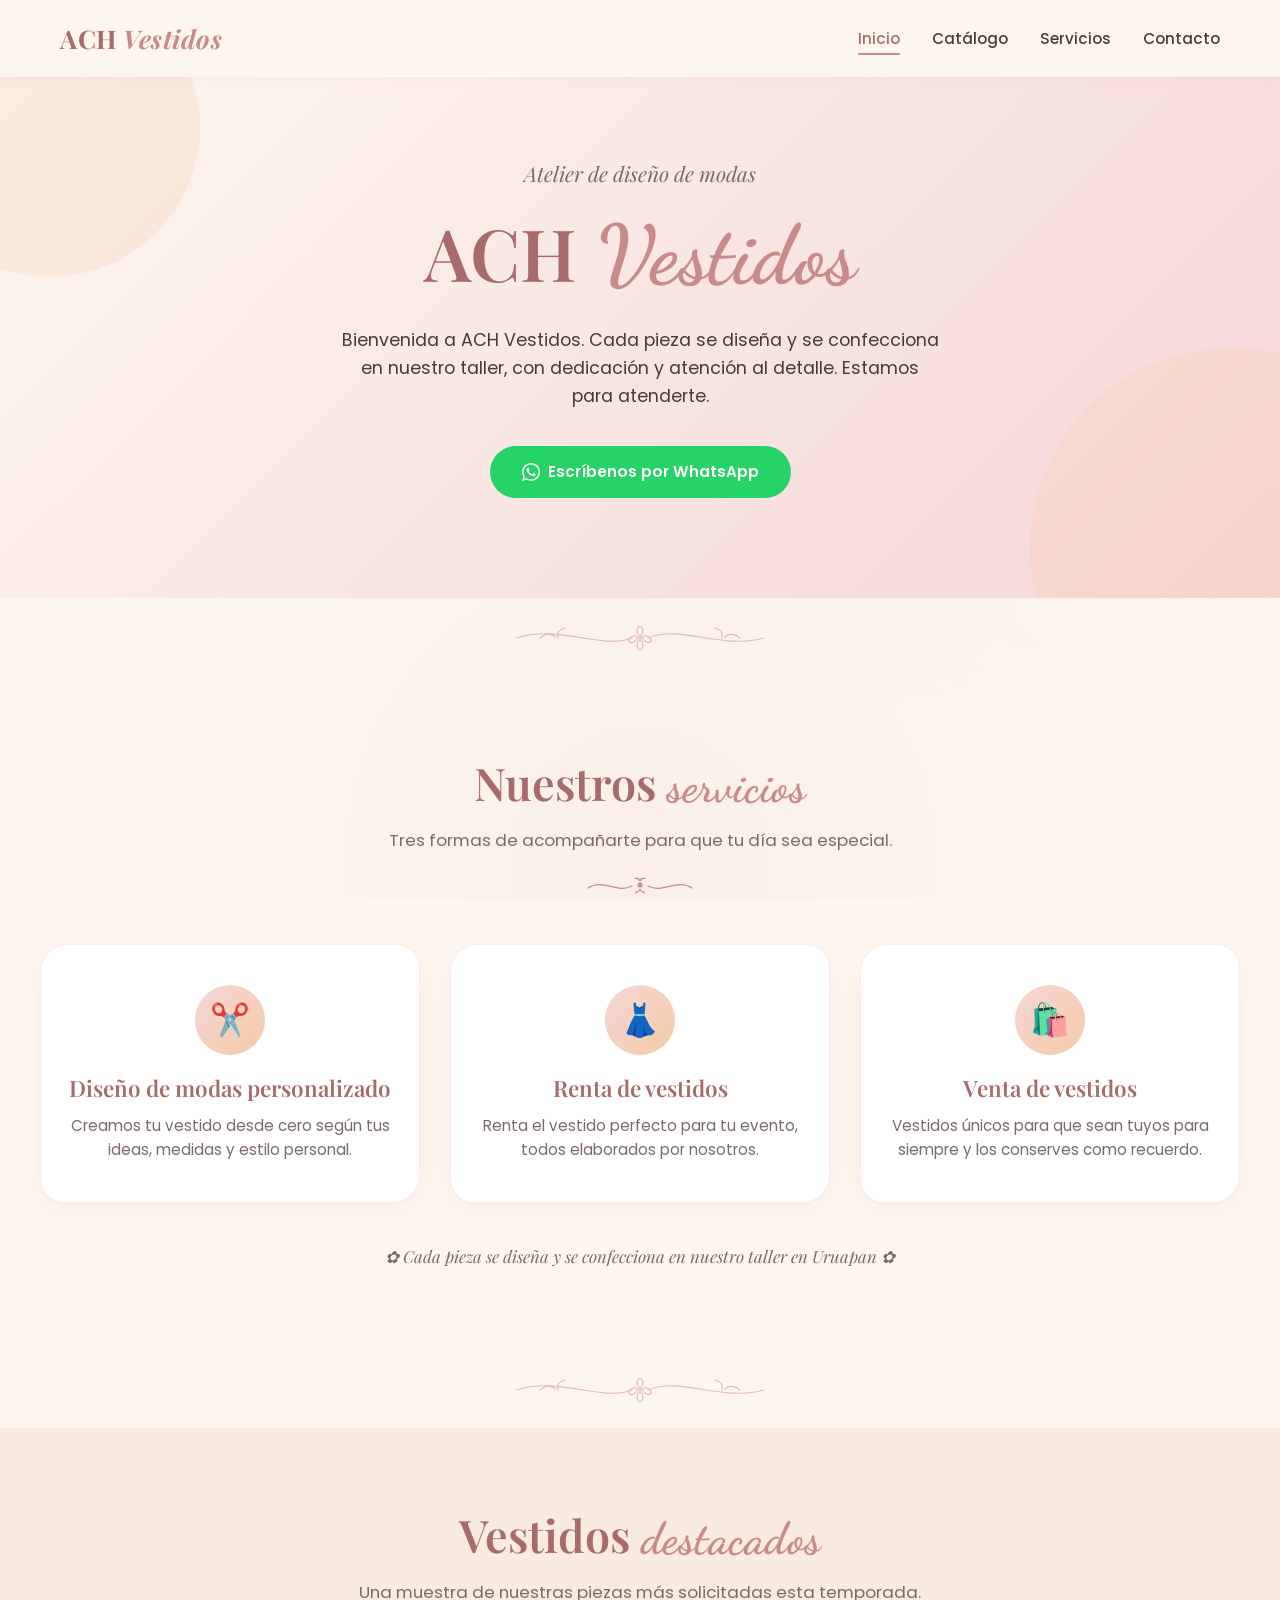
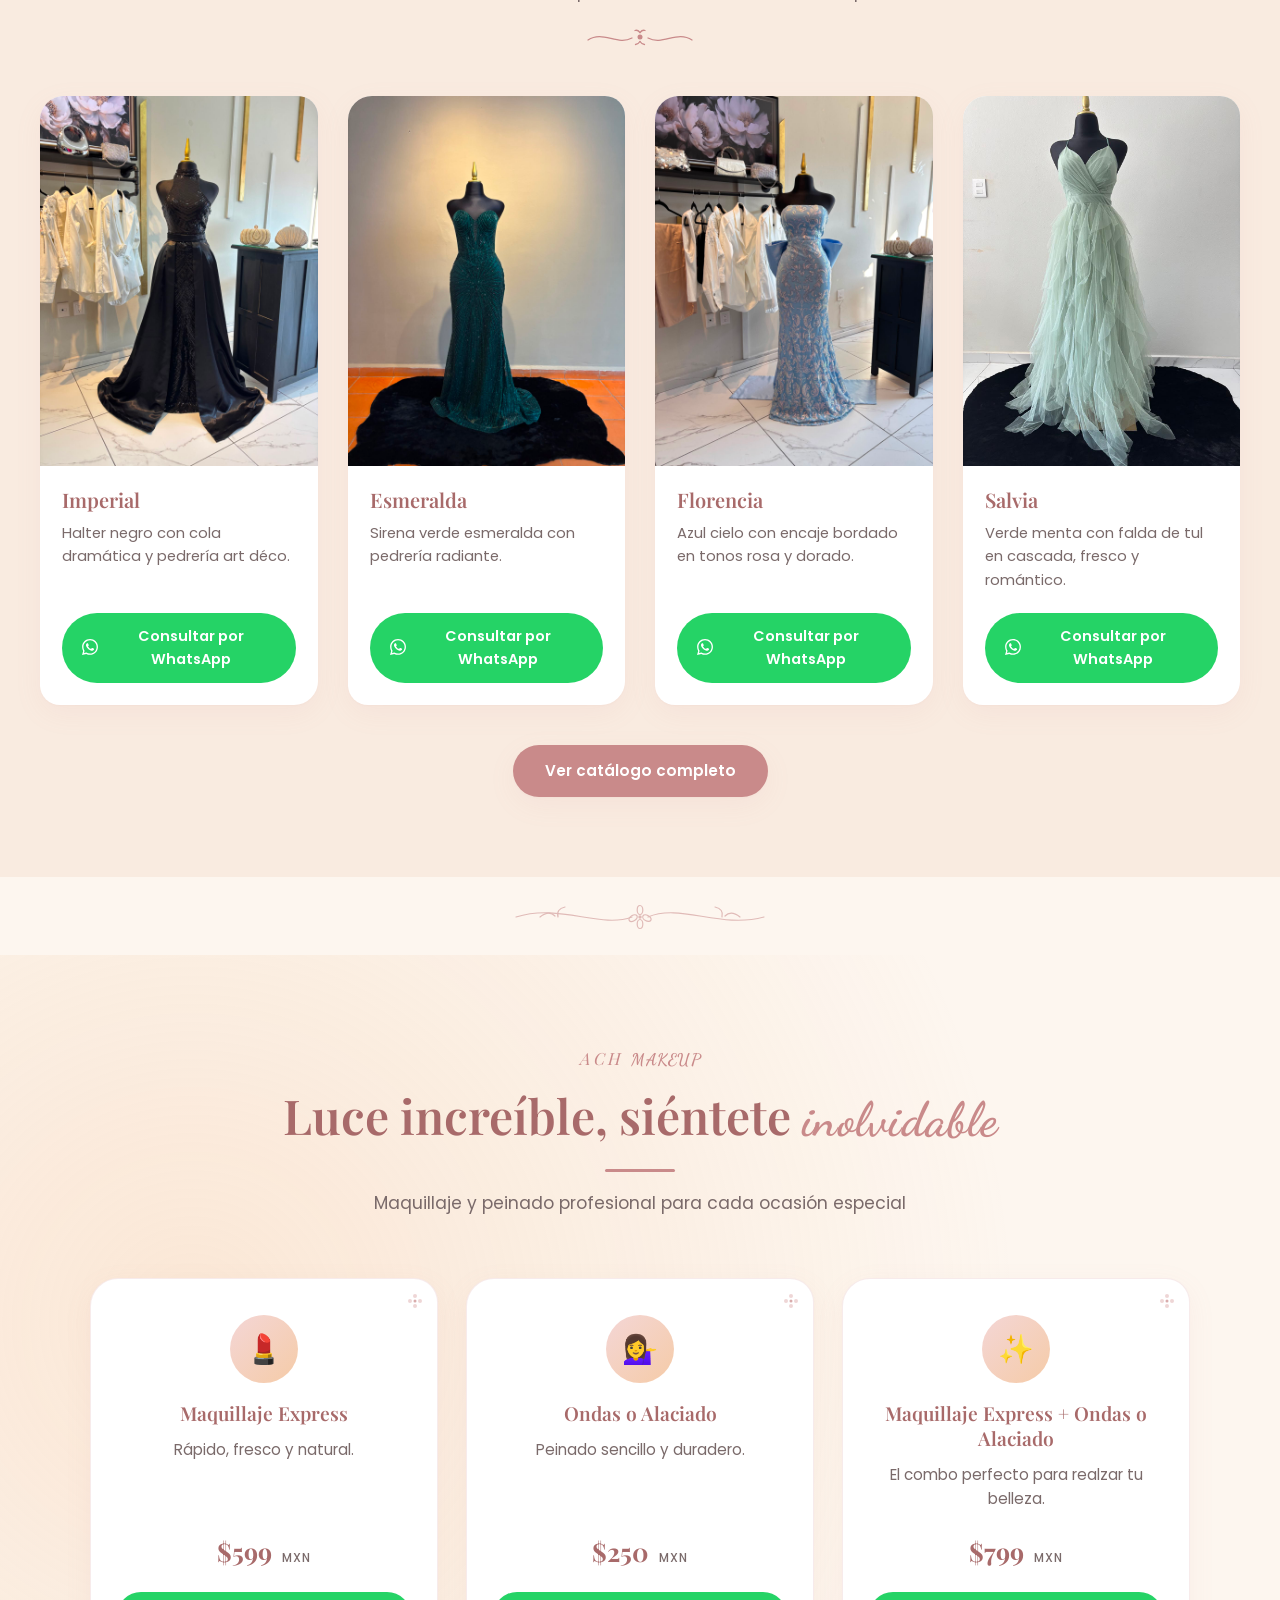
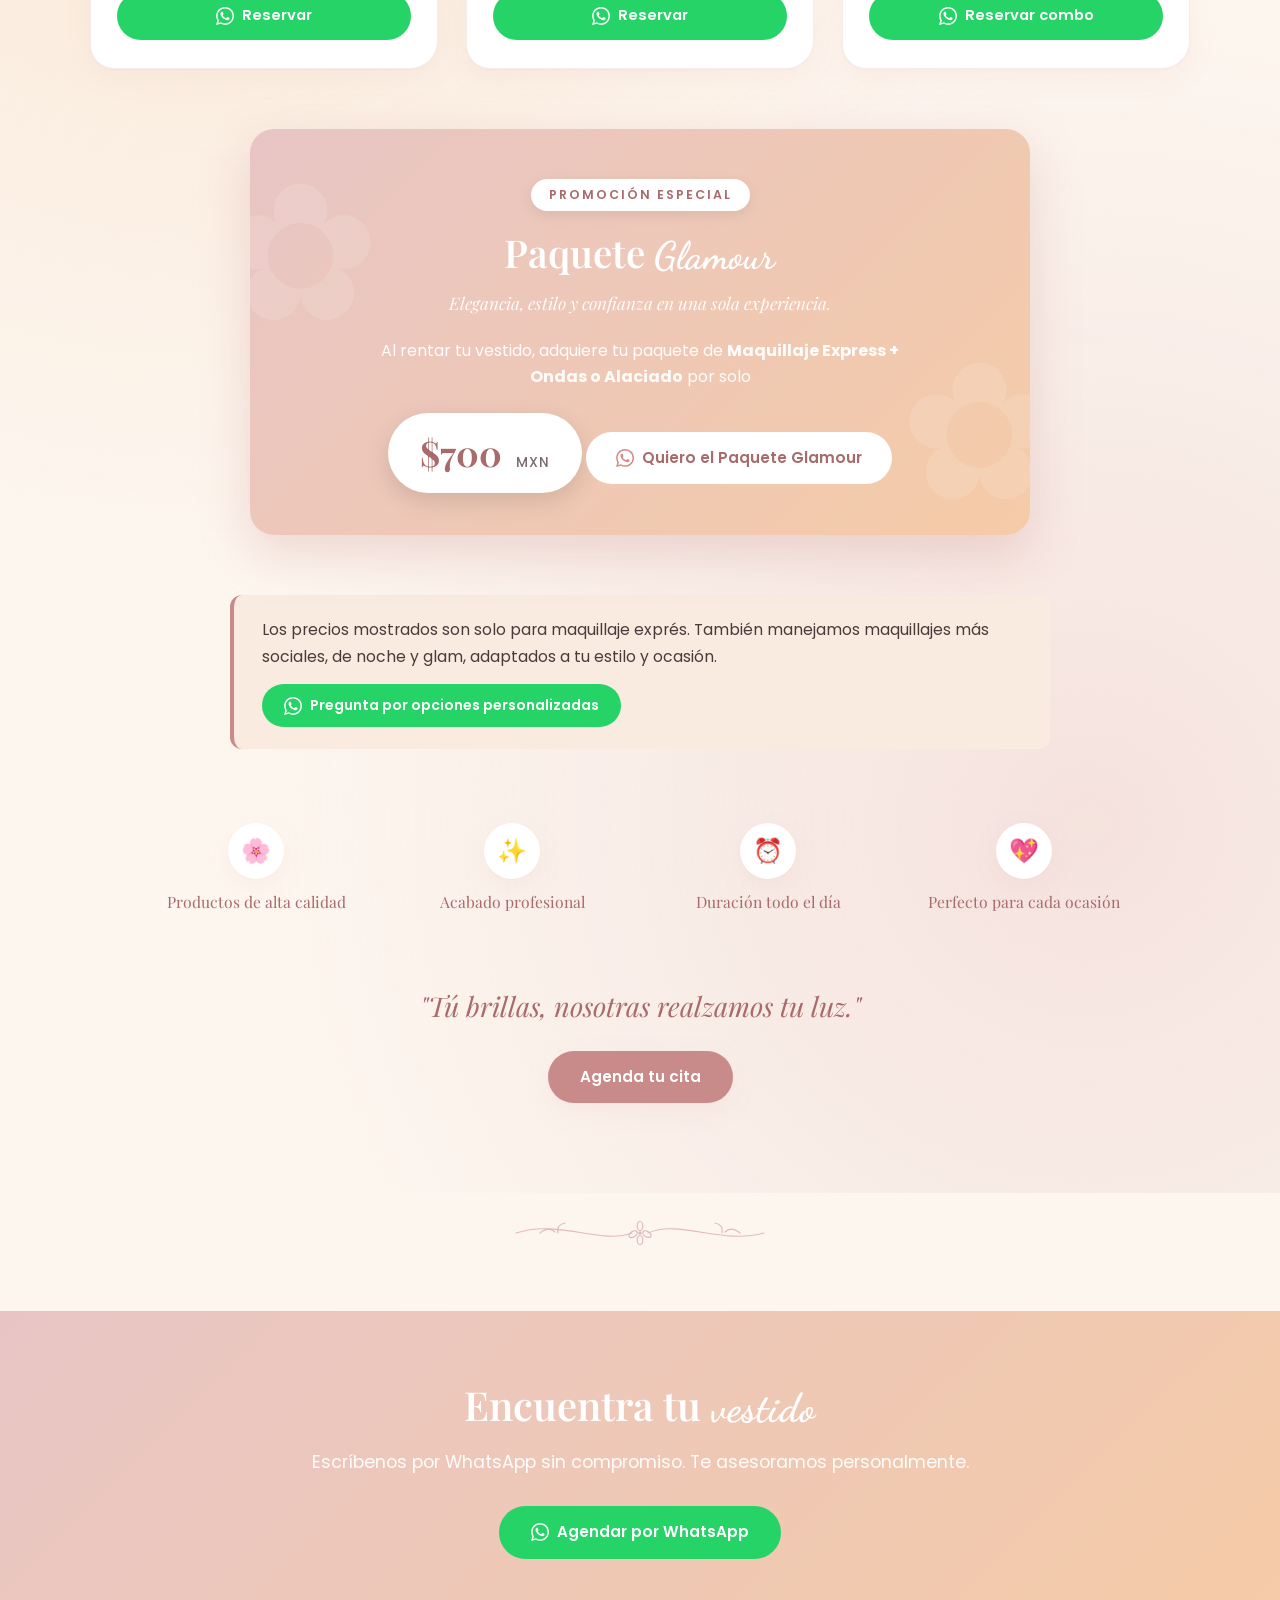
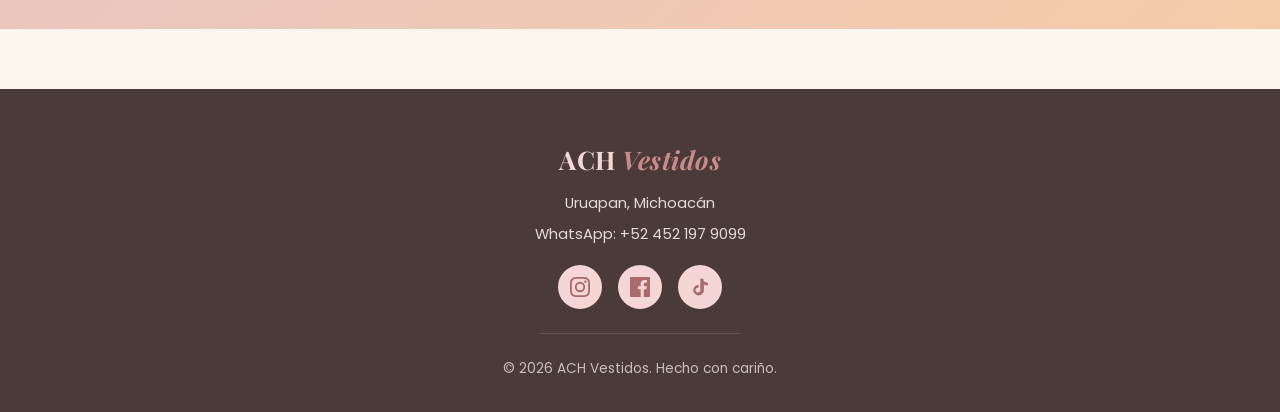
<file: index.html>
<!DOCTYPE html>
<html lang="es">
<head>
  <meta charset="UTF-8" />
  <meta name="viewport" content="width=device-width, initial-scale=1.0" />
  <title>ACH Vestidos — Renta, venta, diseño y reparación en Uruapan</title>
  <meta name="description" content="ACH Vestidos en Uruapan, Michoacán. Renta, venta, diseño a medida y reparación de vestidos. Estilo romántico y elegante." />

  <link rel="preconnect" href="https://fonts.googleapis.com" />
  <link rel="preconnect" href="https://fonts.gstatic.com" crossorigin />
  <link href="https://fonts.googleapis.com/css2?family=Dancing+Script:wght@600;700&family=Playfair+Display:ital,wght@0,500;0,600;0,700;1,400&family=Poppins:wght@300;400;500;600&display=swap" rel="stylesheet" />

  <link rel="stylesheet" href="styles.css" />
</head>
<body>

  <!-- ============================================
       NAVEGACIÓN (igual en todas las páginas)
       ============================================ -->
  <nav class="navbar">
    <div class="nav-contenedor">
      <a href="index.html" class="logo">ACH <span>Vestidos</span></a>
      <button class="menu-toggle" aria-label="Abrir menú">☰</button>
      <ul class="menu">
        <li><a href="index.html" class="activo">Inicio</a></li>
        <li><a href="catalogo.html">Catálogo</a></li>
        <li><a href="servicios.html">Servicios</a></li>
        <li><a href="contacto.html">Contacto</a></li>
      </ul>
    </div>
  </nav>

  <!-- ============================================
       HERO / PORTADA
       ============================================ -->
  <header class="hero">
    <div class="hero-contenido">
      <!-- 💛 Edita aquí: frase corta arriba del nombre -->
      <p class="subtitulo">Atelier de diseño de modas</p>

      <h1>ACH <span class="manuscrita">Vestidos</span></h1>

      <!-- 💛 Edita aquí: bienvenida (mantenla breve y formal) -->
      <p class="bienvenida">
        Bienvenida a ACH Vestidos. Cada pieza se diseña y se confecciona
        en nuestro taller, con dedicación y atención al detalle.
        Estamos para atenderte.
      </p>

      <a class="btn btn-whatsapp" data-wa="cita">
        Escríbenos por WhatsApp
      </a>
    </div>
  </header>

  <!-- Divisor floral entre hero y servicios -->
  <div class="divisor-floral" aria-hidden="true"></div>

  <!-- ============================================
       SECCIÓN: 4 SERVICIOS
       ============================================ -->
  <section class="seccion">
    <div class="seccion-titulo">
      <!-- 💛 Edita aquí: título y frase de los servicios -->
      <h2>Nuestros <span class="manuscrita">servicios</span></h2>
      <p>Tres formas de acompañarte para que tu día sea especial.</p>
    </div>

    <div class="servicios-grid">
      <div class="servicio-card">
        <div class="servicio-icono">✂️</div>
        <h3>Diseño de modas personalizado</h3>
        <p>Creamos tu vestido desde cero según tus ideas, medidas y estilo personal.</p>
      </div>

      <div class="servicio-card">
        <div class="servicio-icono">👗</div>
        <h3>Renta de vestidos</h3>
        <p>Renta el vestido perfecto para tu evento, todos elaborados por nosotros.</p>
      </div>

      <div class="servicio-card">
        <div class="servicio-icono">🛍️</div>
        <h3>Venta de vestidos</h3>
        <p>Vestidos únicos para que sean tuyos para siempre y los conserves como recuerdo.</p>
      </div>
    </div>

    <!-- 💛 Edita aquí: frase decorativa bajo los servicios -->
    <p style="text-align:center; margin-top: 40px; max-width: 720px; margin-left:auto; margin-right:auto; color: var(--texto-suave); font-style: italic; font-family: var(--serif); font-size: 1.05rem;">
      ✿ Cada pieza se diseña y se confecciona en nuestro taller en Uruapan ✿
    </p>
  </section>

  <!-- Divisor floral -->
  <div class="divisor-floral" aria-hidden="true"></div>

  <!-- ============================================
       SECCIÓN: VESTIDOS DESTACADOS
       Para agregar otro destacado: copia un bloque
       <article class="vestido-card">...</article>
       ============================================ -->
  <section class="seccion" style="background: var(--crema-oscuro);">
    <div class="seccion-titulo">
      <!-- 💛 Edita aquí: título de la sección destacados -->
      <h2>Vestidos <span class="manuscrita">destacados</span></h2>
      <p>Una muestra de nuestras piezas más solicitadas esta temporada.</p>
    </div>

    <div class="vestidos-grid">

      <!-- 💛 5 vestidos destacados (cámbialos editando los <h3>, <p> y src) -->

      <!-- DESTACADO 1 - Imperial -->
      <article class="vestido-card">
        <img class="vestido-imagen"
             src="imagenes/vestido-4.jpg"
             onerror="this.onerror=null;this.src='https://placehold.co/600x800/f4d6d6/c98a8a?text=Imperial'"
             alt="Vestido Imperial" />
        <div class="vestido-info">
          <h3>Imperial</h3>
          <p>Halter negro con cola dramática y pedrería art déco.</p>
          <a class="btn btn-whatsapp" data-wa="destacado" data-vestido="Imperial">
            Consultar por WhatsApp
          </a>
        </div>
      </article>

      <!-- DESTACADO 2 - Esmeralda -->
      <article class="vestido-card">
        <img class="vestido-imagen"
             src="imagenes/vestido-1.jpg"
             onerror="this.onerror=null;this.src='https://placehold.co/600x800/f5cba7/a86a6a?text=Esmeralda'"
             alt="Vestido Esmeralda" />
        <div class="vestido-info">
          <h3>Esmeralda</h3>
          <p>Sirena verde esmeralda con pedrería radiante.</p>
          <a class="btn btn-whatsapp" data-wa="destacado" data-vestido="Esmeralda">
            Consultar por WhatsApp
          </a>
        </div>
      </article>

      <!-- DESTACADO 3 - Florencia -->
      <article class="vestido-card">
        <img class="vestido-imagen"
             src="imagenes/vestido-10.jpg"
             onerror="this.onerror=null;this.src='https://placehold.co/600x800/e8c5c5/a86a6a?text=Florencia'"
             alt="Vestido Florencia" />
        <div class="vestido-info">
          <h3>Florencia</h3>
          <p>Azul cielo con encaje bordado en tonos rosa y dorado.</p>
          <a class="btn btn-whatsapp" data-wa="destacado" data-vestido="Florencia">
            Consultar por WhatsApp
          </a>
        </div>
      </article>

      <!-- DESTACADO 4 - Salvia -->
      <article class="vestido-card">
        <img class="vestido-imagen"
             src="imagenes/vestido-5.jpg"
             onerror="this.onerror=null;this.src='https://placehold.co/600x800/fdf6ef/c98a8a?text=Salvia'"
             alt="Vestido Salvia" />
        <div class="vestido-info">
          <h3>Salvia</h3>
          <p>Verde menta con falda de tul en cascada, fresco y romántico.</p>
          <a class="btn btn-whatsapp" data-wa="destacado" data-vestido="Salvia">
            Consultar por WhatsApp
          </a>
        </div>
      </article>

    </div>

    <div style="text-align: center; margin-top: 40px;">
      <a href="catalogo.html" class="btn btn-primario">Ver catálogo completo</a>
    </div>
  </section>

  <!-- ============================================
       ACH MAKEUP — Servicios de belleza
       (mismo contenido que servicios.html — si cambias uno,
        recuerda actualizar el otro)
       ============================================ -->
  <!-- Divisor floral antes de ACH Makeup -->
  <div class="divisor-floral" aria-hidden="true"></div>

  <section class="ach-makeup" id="makeup">
    <div class="contenedor">

      <div class="makeup-encabezado">
        <p class="makeup-marca">ACH <span class="manuscrita">Makeup</span></p>
        <!-- 💛 Edita aquí: título del apartado de belleza -->
        <h2>Luce increíble, siéntete <span class="manuscrita">inolvidable</span></h2>
        <p class="makeup-sub">Maquillaje y peinado profesional para cada ocasión especial</p>
      </div>

      <!-- Tarjetas de servicios individuales -->
      <div class="makeup-servicios">
        <article class="makeup-card">
          <div class="makeup-icono">💄</div>
          <h3>Maquillaje Express</h3>
          <p>Rápido, fresco y natural.</p>
          <span class="makeup-precio">$599 <small>MXN</small></span>
          <a class="btn btn-whatsapp makeup-card-btn" data-wa="makeupExpress">
            Reservar
          </a>
        </article>

        <article class="makeup-card">
          <div class="makeup-icono">💁‍♀️</div>
          <h3>Ondas o Alaciado</h3>
          <p>Peinado sencillo y duradero.</p>
          <span class="makeup-precio">$250 <small>MXN</small></span>
          <a class="btn btn-whatsapp makeup-card-btn" data-wa="makeupOndas">
            Reservar
          </a>
        </article>

        <article class="makeup-card">
          <div class="makeup-icono">✨</div>
          <h3>Maquillaje Express + Ondas o Alaciado</h3>
          <p>El combo perfecto para realzar tu belleza.</p>
          <span class="makeup-precio">$799 <small>MXN</small></span>
          <a class="btn btn-whatsapp makeup-card-btn" data-wa="makeupCombo">
            Reservar combo
          </a>
        </article>
      </div>

      <!-- Paquete destacado -->
      <article class="makeup-paquete">
        <span class="makeup-paquete-ribbon">Promoción especial</span>
        <h3>Paquete <span class="manuscrita">Glamour</span></h3>
        <p class="makeup-paquete-sub">Elegancia, estilo y confianza en una sola experiencia.</p>
        <p class="makeup-paquete-desc">
          Al rentar tu vestido, adquiere tu paquete de
          <strong>Maquillaje Express + Ondas o Alaciado</strong>
          por solo
        </p>
        <span class="makeup-paquete-precio">$700 <small>MXN</small></span>
        <a class="btn btn-whatsapp makeup-paquete-btn" data-wa="makeupGlamour">
          Quiero el Paquete Glamour
        </a>
      </article>

      <!-- Nota informativa -->
      <div class="makeup-nota">
        <p>
          Los precios mostrados son solo para maquillaje exprés.
          También manejamos maquillajes más sociales, de noche y glam,
          adaptados a tu estilo y ocasión.
        </p>
        <a class="btn btn-whatsapp makeup-nota-btn" data-wa="makeupPersonalizado">
          Pregunta por opciones personalizadas
        </a>
      </div>

      <!-- Iconos de beneficios -->
      <div class="makeup-beneficios">
        <div class="makeup-beneficio">
          <span class="makeup-beneficio-icono">🌸</span>
          <p>Productos de alta calidad</p>
        </div>
        <div class="makeup-beneficio">
          <span class="makeup-beneficio-icono">✨</span>
          <p>Acabado profesional</p>
        </div>
        <div class="makeup-beneficio">
          <span class="makeup-beneficio-icono">⏰</span>
          <p>Duración todo el día</p>
        </div>
        <div class="makeup-beneficio">
          <span class="makeup-beneficio-icono">💖</span>
          <p>Perfecto para cada ocasión</p>
        </div>
      </div>

      <!-- Cierre -->
      <div class="makeup-cierre">
        <p class="makeup-frase">"Tú brillas, nosotras realzamos tu luz."</p>
        <a class="btn btn-primario makeup-cta-btn" data-wa="makeupAgenda">Agenda tu cita</a>
      </div>

    </div>
  </section>

  <!-- Divisor floral antes del cierre -->
  <div class="divisor-floral" aria-hidden="true"></div>

  <!-- ============================================
       CTA FINAL
       ============================================ -->
  <section class="cta">
    <!-- 💛 Edita aquí: frase del cierre -->
    <h2>Encuentra tu <span class="manuscrita">vestido</span></h2>
    <p>Escríbenos por WhatsApp sin compromiso. Te asesoramos personalmente.</p>
    <a class="btn btn-whatsapp" data-wa="cita">
      Agendar por WhatsApp
    </a>
  </section>

  <!-- ============================================
       FOOTER
       ============================================ -->
  <footer class="footer">
    <div class="logo">ACH <span>Vestidos</span></div>
    <p>Uruapan, Michoacán</p>
    <p>WhatsApp: +52 452 197 9099</p>

    <!-- Redes sociales -->
    <div class="redes-sociales">
      <a href="https://www.instagram.com/ach.vestidos" target="_blank" rel="noopener" aria-label="Instagram" title="Instagram: @ach.vestidos">
        <svg viewBox="0 0 24 24"><path d="M12 2.2c3.2 0 3.6 0 4.85.07 1.17.05 1.8.25 2.23.41.56.22.96.48 1.38.9.42.42.68.82.9 1.38.16.42.36 1.06.41 2.23.06 1.27.07 1.65.07 4.85s0 3.6-.07 4.85c-.05 1.17-.25 1.8-.41 2.23-.22.56-.48.96-.9 1.38-.42.42-.82.68-1.38.9-.42.16-1.06.36-2.23.41-1.27.06-1.65.07-4.85.07s-3.6 0-4.85-.07c-1.17-.05-1.8-.25-2.23-.41-.56-.22-.96-.48-1.38-.9-.42-.42-.68-.82-.9-1.38-.16-.42-.36-1.06-.41-2.23C2.21 15.6 2.2 15.2 2.2 12s0-3.6.07-4.85c.05-1.17.25-1.8.41-2.23.22-.56.48-.96.9-1.38.42-.42.82-.68 1.38-.9.42-.16 1.06-.36 2.23-.41C8.4 2.21 8.8 2.2 12 2.2M12 0C8.74 0 8.33 0 7.05.07 5.78.13 4.9.32 4.14.62c-.79.31-1.46.72-2.13 1.39C1.34 2.68.93 3.35.62 4.14.32 4.9.13 5.78.07 7.05.01 8.33 0 8.74 0 12s0 3.67.07 4.95c.06 1.27.25 2.15.55 2.91.31.79.72 1.46 1.39 2.13.67.67 1.34 1.08 2.13 1.39.76.3 1.64.49 2.91.55C8.33 24 8.74 24 12 24s3.67 0 4.95-.07c1.27-.06 2.15-.25 2.91-.55.79-.31 1.46-.72 2.13-1.39.67-.67 1.08-1.34 1.39-2.13.3-.76.49-1.64.55-2.91.07-1.28.07-1.69.07-4.95s0-3.67-.07-4.95c-.06-1.27-.25-2.15-.55-2.91-.31-.79-.72-1.46-1.39-2.13C21.32 1.34 20.65.93 19.86.62 19.1.32 18.22.13 16.95.07 15.67.01 15.26 0 12 0zm0 5.84A6.16 6.16 0 1 0 18.16 12 6.16 6.16 0 0 0 12 5.84zm0 10.16A4 4 0 1 1 16 12a4 4 0 0 1-4 4zm6.41-11.85a1.44 1.44 0 1 0 1.44 1.44 1.44 1.44 0 0 0-1.44-1.44z"/></svg>
      </a>
      <a href="https://www.facebook.com/share/19wxUgzWUP/?mibextid=wwXlfr" target="_blank" rel="noopener" aria-label="Facebook" title="Facebook: ach.vestidos">
        <svg viewBox="0 0 24 24"><path d="M22.675 0H1.325C.593 0 0 .593 0 1.325v21.351C0 23.408.593 24 1.325 24H12.82v-9.294H9.692v-3.622h3.128V8.413c0-3.1 1.893-4.788 4.659-4.788 1.325 0 2.463.099 2.795.143v3.24l-1.918.001c-1.504 0-1.795.715-1.795 1.763v2.313h3.587l-.467 3.622h-3.12V24h6.116c.73 0 1.323-.592 1.323-1.324V1.325C24 .593 23.408 0 22.675 0z"/></svg>
      </a>
      <a href="https://www.tiktok.com/@ach.vestidos2" target="_blank" rel="noopener" aria-label="TikTok" title="TikTok: @ach.vestidos2">
        <svg viewBox="0 0 24 24"><path d="M19.59 6.69a4.83 4.83 0 0 1-3.77-4.25V2h-3.45v13.67a2.89 2.89 0 0 1-5.2 1.74 2.89 2.89 0 0 1 2.31-4.64 2.93 2.93 0 0 1 .88.13V9.4a6.84 6.84 0 0 0-1-.05A6.33 6.33 0 0 0 5.8 20.1a6.34 6.34 0 0 0 10.86-4.43v-7a8.16 8.16 0 0 0 4.77 1.52v-3.4a4.85 4.85 0 0 1-1.84-.1z"/></svg>
      </a>
    </div>

    <div class="footer-divisor"></div>
    <p class="copy">© 2026 ACH Vestidos. Hecho con cariño.</p>
  </footer>

  <script src="script.js"></script>
</body>
</html>
</file>
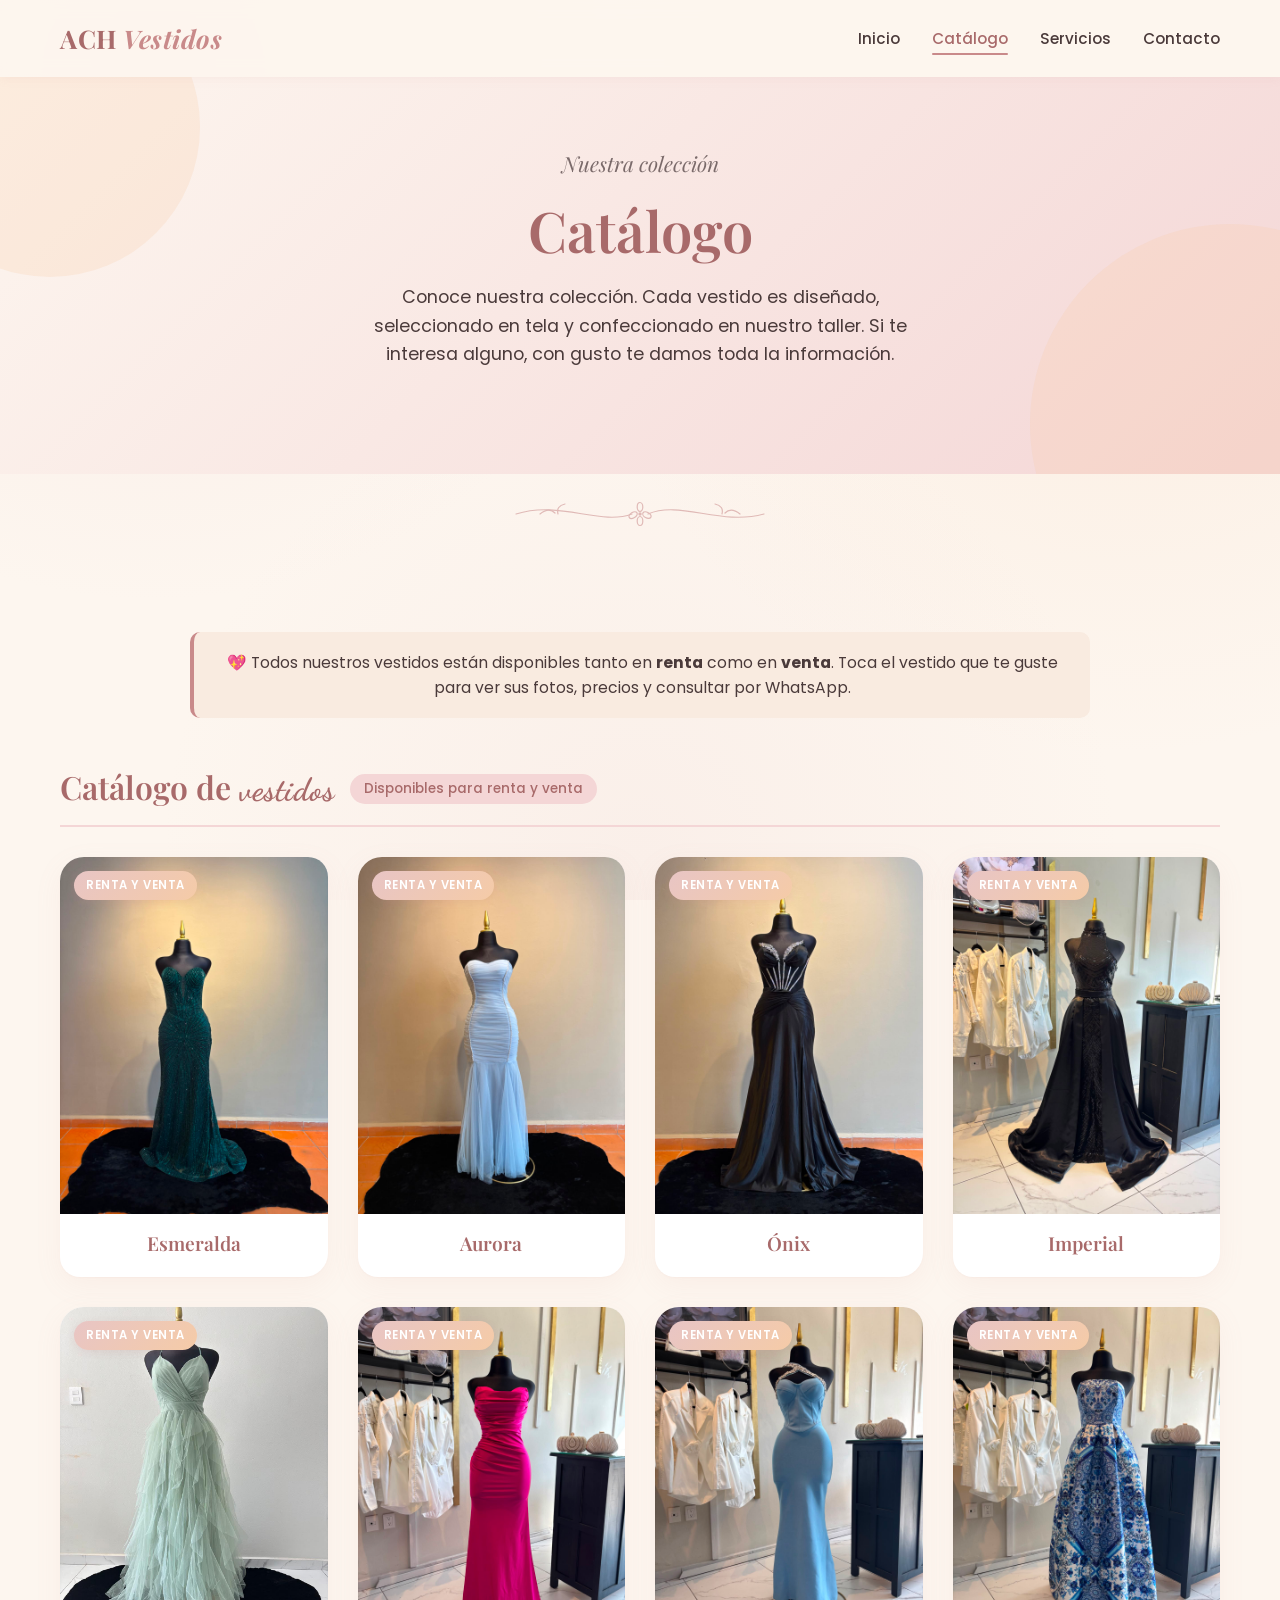
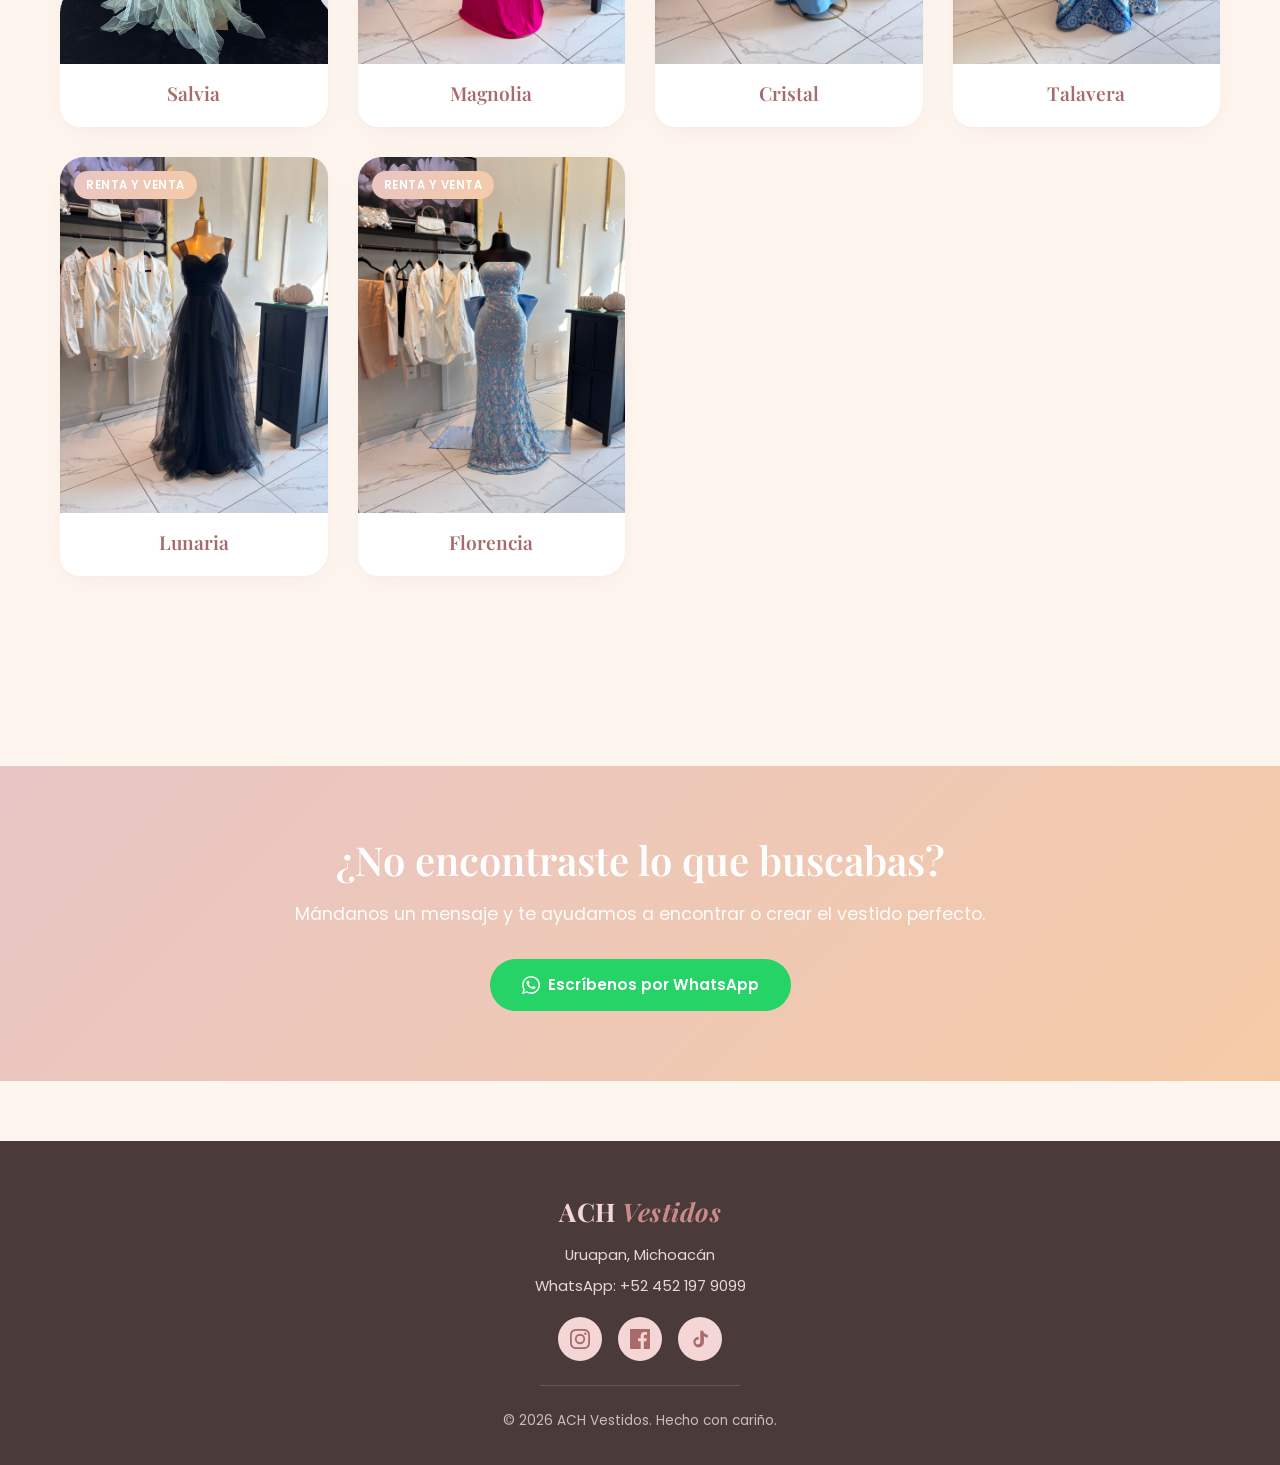
<file: catalogo.html>
<!DOCTYPE html>
<html lang="es">
<head>
  <meta charset="UTF-8" />
  <meta name="viewport" content="width=device-width, initial-scale=1.0" />
  <title>Catálogo — ACH Vestidos</title>
  <meta name="description" content="Catálogo de vestidos para renta, venta y diseño a medida en ACH Vestidos, Uruapan." />

  <link rel="preconnect" href="https://fonts.googleapis.com" />
  <link rel="preconnect" href="https://fonts.gstatic.com" crossorigin />
  <link href="https://fonts.googleapis.com/css2?family=Dancing+Script:wght@600;700&family=Playfair+Display:ital,wght@0,500;0,600;0,700;1,400&family=Poppins:wght@300;400;500;600&display=swap" rel="stylesheet" />

  <link rel="stylesheet" href="styles.css" />
</head>
<body>

  <!-- NAV compartida -->
  <nav class="navbar">
    <div class="nav-contenedor">
      <a href="index.html" class="logo">ACH <span>Vestidos</span></a>
      <button class="menu-toggle" aria-label="Abrir menú">☰</button>
      <ul class="menu">
        <li><a href="index.html">Inicio</a></li>
        <li><a href="catalogo.html" class="activo">Catálogo</a></li>
        <li><a href="servicios.html">Servicios</a></li>
        <li><a href="contacto.html">Contacto</a></li>
      </ul>
    </div>
  </nav>

  <!-- Encabezado de la página -->
  <header class="hero" style="padding: 70px 20px;">
    <div class="hero-contenido">
      <p class="subtitulo">Nuestra colección</p>
      <h1 style="font-size: clamp(2rem,5vw,3.5rem);">Catálogo</h1>
      <!-- 💛 Edita aquí: intro del catálogo -->
      <p class="bienvenida">
        Conoce nuestra colección. Cada vestido es diseñado, seleccionado
        en tela y confeccionado en nuestro taller. Si te interesa alguno,
        con gusto te damos toda la información.
      </p>
    </div>
  </header>

  <!-- ============================================
       INSTRUCCIONES PARA AGREGAR VESTIDOS:
       Copia un bloque <article class="vestido-card">...</article>
       dentro del .vestidos-grid de la sección correspondiente
       (Renta, Venta o Diseño a medida).
       Cambia:
       - src de la imagen (carpeta imagenes/)
       - nombre del vestido (<h3>)
       - descripción (<p>)
       - texto del mensaje de WhatsApp en el ?text=...
       El grid se ajusta solo según el número de tarjetas.
       ============================================ -->

  <!-- Divisor floral -->
  <div class="divisor-floral" aria-hidden="true"></div>

  <main class="seccion contenedor">

    <!-- Aviso sobre el formato del catálogo -->
    <div style="max-width: 900px; margin: 0 auto 50px; padding: 18px 26px; background: var(--crema-oscuro); border-left: 4px solid var(--acento); border-radius: 10px; text-align: center;">
      <p style="margin:0; color: var(--texto); font-size: 0.98rem;">
        💖 Todos nuestros vestidos están disponibles tanto en <strong>renta</strong>
        como en <strong>venta</strong>. Toca el vestido que te guste para ver
        sus fotos, precios y consultar por WhatsApp.
      </p>
    </div>

    <!-- ============================================
         CATÁLOGO UNIFICADO (Renta + Venta)
         Las tarjetas se generan automáticamente desde vestidos.js
         Para agregar/editar vestidos abre el archivo vestidos.js
         ============================================ -->
    <section class="catalogo-seccion" id="catalogo">
      <div class="catalogo-seccion-titulo">
        <h2>Catálogo de <span class="manuscrita">vestidos</span></h2>
        <span class="badge">Disponibles para renta y venta</span>
      </div>

      <!-- Contenedor donde vestidos.js inyecta las tarjetas -->
      <div class="vestidos-grid" id="catalogo-vestidos">
        <p style="grid-column: 1/-1; text-align:center; color: var(--texto-suave);">
          Cargando vestidos...
        </p>
      </div>
    </section>

  </main>

  <!-- CTA -->
  <section class="cta">
    <h2>¿No encontraste lo que buscabas?</h2>
    <p>Mándanos un mensaje y te ayudamos a encontrar o crear el vestido perfecto.</p>
    <a class="btn btn-whatsapp" data-wa="cita">
      Escríbenos por WhatsApp
    </a>
  </section>

  <footer class="footer">
    <div class="logo">ACH <span>Vestidos</span></div>
    <p>Uruapan, Michoacán</p>
    <p>WhatsApp: +52 452 197 9099</p>

    <div class="redes-sociales">
      <a href="https://www.instagram.com/ach.vestidos" target="_blank" rel="noopener" aria-label="Instagram" title="Instagram: @ach.vestidos">
        <svg viewBox="0 0 24 24"><path d="M12 2.2c3.2 0 3.6 0 4.85.07 1.17.05 1.8.25 2.23.41.56.22.96.48 1.38.9.42.42.68.82.9 1.38.16.42.36 1.06.41 2.23.06 1.27.07 1.65.07 4.85s0 3.6-.07 4.85c-.05 1.17-.25 1.8-.41 2.23-.22.56-.48.96-.9 1.38-.42.42-.82.68-1.38.9-.42.16-1.06.36-2.23.41-1.27.06-1.65.07-4.85.07s-3.6 0-4.85-.07c-1.17-.05-1.8-.25-2.23-.41-.56-.22-.96-.48-1.38-.9-.42-.42-.68-.82-.9-1.38-.16-.42-.36-1.06-.41-2.23C2.21 15.6 2.2 15.2 2.2 12s0-3.6.07-4.85c.05-1.17.25-1.8.41-2.23.22-.56.48-.96.9-1.38.42-.42.82-.68 1.38-.9.42-.16 1.06-.36 2.23-.41C8.4 2.21 8.8 2.2 12 2.2M12 0C8.74 0 8.33 0 7.05.07 5.78.13 4.9.32 4.14.62c-.79.31-1.46.72-2.13 1.39C1.34 2.68.93 3.35.62 4.14.32 4.9.13 5.78.07 7.05.01 8.33 0 8.74 0 12s0 3.67.07 4.95c.06 1.27.25 2.15.55 2.91.31.79.72 1.46 1.39 2.13.67.67 1.34 1.08 2.13 1.39.76.3 1.64.49 2.91.55C8.33 24 8.74 24 12 24s3.67 0 4.95-.07c1.27-.06 2.15-.25 2.91-.55.79-.31 1.46-.72 2.13-1.39.67-.67 1.08-1.34 1.39-2.13.3-.76.49-1.64.55-2.91.07-1.28.07-1.69.07-4.95s0-3.67-.07-4.95c-.06-1.27-.25-2.15-.55-2.91-.31-.79-.72-1.46-1.39-2.13C21.32 1.34 20.65.93 19.86.62 19.1.32 18.22.13 16.95.07 15.67.01 15.26 0 12 0zm0 5.84A6.16 6.16 0 1 0 18.16 12 6.16 6.16 0 0 0 12 5.84zm0 10.16A4 4 0 1 1 16 12a4 4 0 0 1-4 4zm6.41-11.85a1.44 1.44 0 1 0 1.44 1.44 1.44 1.44 0 0 0-1.44-1.44z"/></svg>
      </a>
      <a href="https://www.facebook.com/share/19wxUgzWUP/?mibextid=wwXlfr" target="_blank" rel="noopener" aria-label="Facebook" title="Facebook: ach.vestidos">
        <svg viewBox="0 0 24 24"><path d="M22.675 0H1.325C.593 0 0 .593 0 1.325v21.351C0 23.408.593 24 1.325 24H12.82v-9.294H9.692v-3.622h3.128V8.413c0-3.1 1.893-4.788 4.659-4.788 1.325 0 2.463.099 2.795.143v3.24l-1.918.001c-1.504 0-1.795.715-1.795 1.763v2.313h3.587l-.467 3.622h-3.12V24h6.116c.73 0 1.323-.592 1.323-1.324V1.325C24 .593 23.408 0 22.675 0z"/></svg>
      </a>
      <a href="https://www.tiktok.com/@ach.vestidos2" target="_blank" rel="noopener" aria-label="TikTok" title="TikTok: @ach.vestidos2">
        <svg viewBox="0 0 24 24"><path d="M19.59 6.69a4.83 4.83 0 0 1-3.77-4.25V2h-3.45v13.67a2.89 2.89 0 0 1-5.2 1.74 2.89 2.89 0 0 1 2.31-4.64 2.93 2.93 0 0 1 .88.13V9.4a6.84 6.84 0 0 0-1-.05A6.33 6.33 0 0 0 5.8 20.1a6.34 6.34 0 0 0 10.86-4.43v-7a8.16 8.16 0 0 0 4.77 1.52v-3.4a4.85 4.85 0 0 1-1.84-.1z"/></svg>
      </a>
    </div>

    <div class="footer-divisor"></div>
    <p class="copy">© 2026 ACH Vestidos. Hecho con cariño.</p>
  </footer>

  <script src="script.js"></script>
  <script src="vestidos.js"></script>
</body>
</html>
</file>
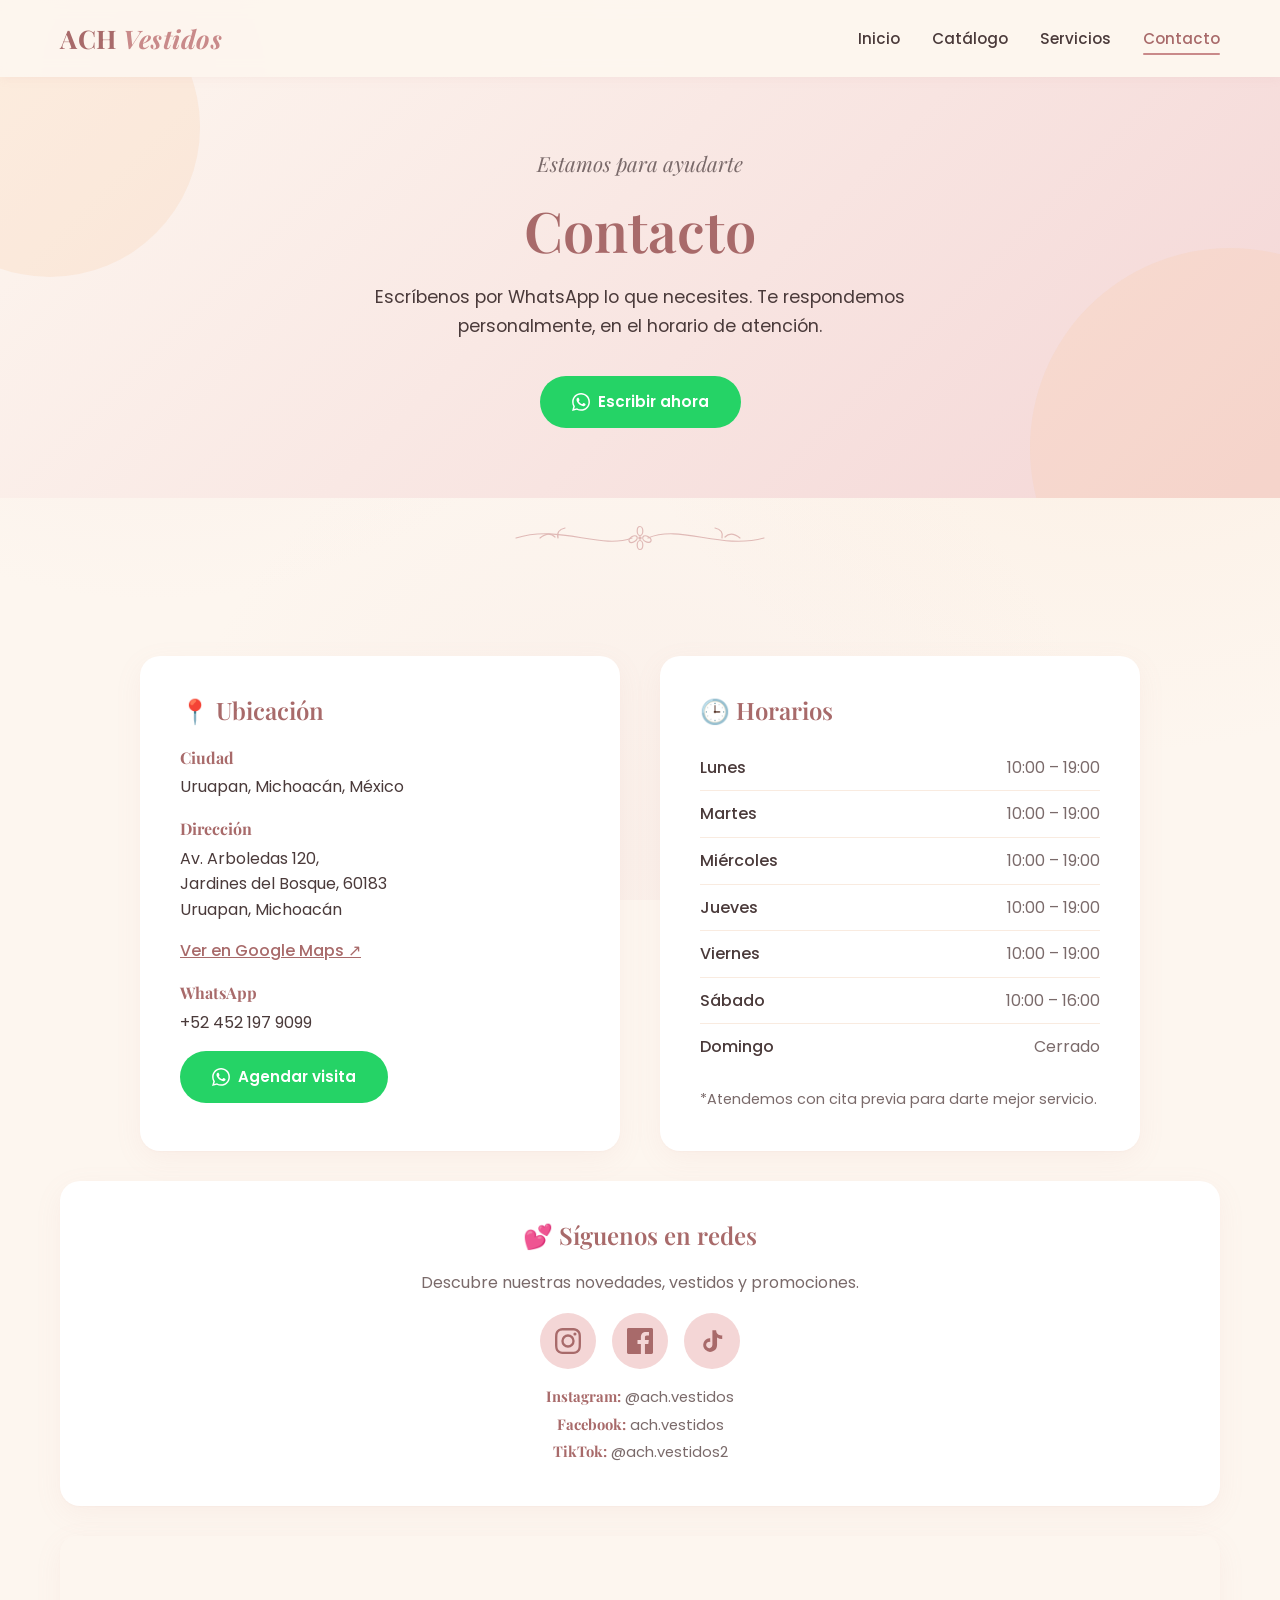
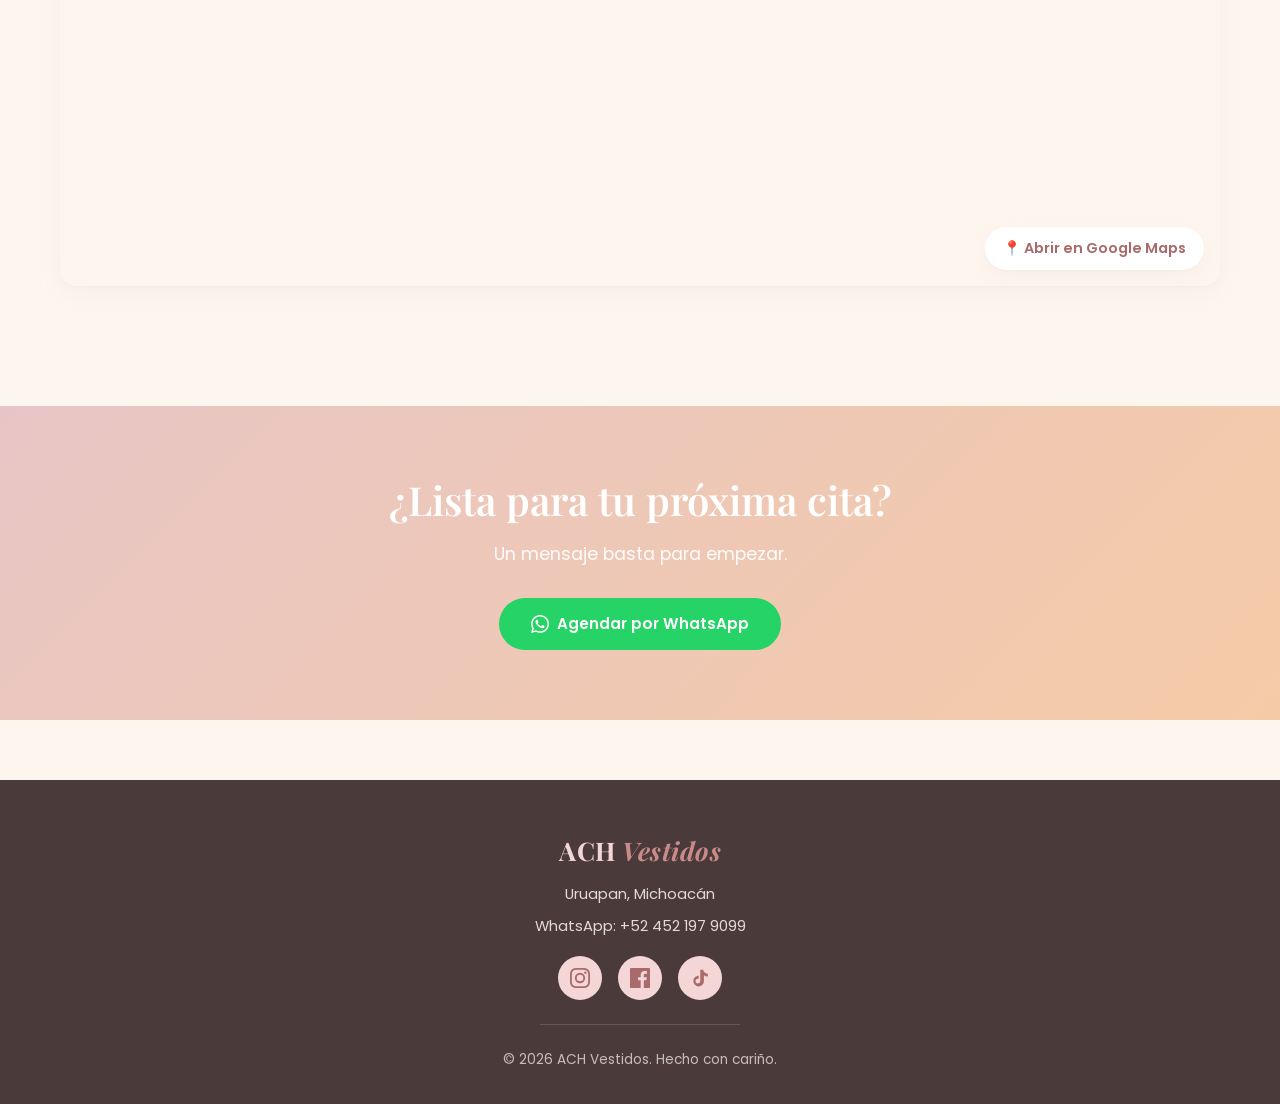
<file: contacto.html>
<!DOCTYPE html>
<html lang="es">
<head>
  <meta charset="UTF-8" />
  <meta name="viewport" content="width=device-width, initial-scale=1.0" />
  <title>Contacto — ACH Vestidos</title>
  <meta name="description" content="Contáctanos por WhatsApp. ACH Vestidos en Uruapan, Michoacán." />

  <link rel="preconnect" href="https://fonts.googleapis.com" />
  <link rel="preconnect" href="https://fonts.gstatic.com" crossorigin />
  <link href="https://fonts.googleapis.com/css2?family=Dancing+Script:wght@600;700&family=Playfair+Display:ital,wght@0,500;0,600;0,700;1,400&family=Poppins:wght@300;400;500;600&display=swap" rel="stylesheet" />

  <link rel="stylesheet" href="styles.css" />
</head>
<body>

  <!-- NAV -->
  <nav class="navbar">
    <div class="nav-contenedor">
      <a href="index.html" class="logo">ACH <span>Vestidos</span></a>
      <button class="menu-toggle" aria-label="Abrir menú">☰</button>
      <ul class="menu">
        <li><a href="index.html">Inicio</a></li>
        <li><a href="catalogo.html">Catálogo</a></li>
        <li><a href="servicios.html">Servicios</a></li>
        <li><a href="contacto.html" class="activo">Contacto</a></li>
      </ul>
    </div>
  </nav>

  <!-- Header -->
  <header class="hero" style="padding: 70px 20px;">
    <div class="hero-contenido">
      <p class="subtitulo">Estamos para ayudarte</p>
      <h1 style="font-size: clamp(2rem,5vw,3.5rem);">Contacto</h1>
      <!-- 💛 Edita aquí: bienvenida de contacto -->
      <p class="bienvenida">
        Escríbenos por WhatsApp lo que necesites. Te respondemos
        personalmente, en el horario de atención.
      </p>
      <a class="btn btn-whatsapp" data-wa="cita">
        Escribir ahora
      </a>
    </div>
  </header>

  <!-- Divisor floral -->
  <div class="divisor-floral" aria-hidden="true"></div>

  <main class="seccion contenedor">

    <div class="contacto-grid">

      <!-- Tarjeta: ubicación -->
      <div class="contacto-card">
        <h3>📍 Ubicación</h3>
        <div class="contacto-info">
          <strong>Ciudad</strong>
          Uruapan, Michoacán, México
        </div>
        <div class="contacto-info">
          <strong>Dirección</strong>
          Av. Arboledas 120,<br />
          Jardines del Bosque, 60183<br />
          Uruapan, Michoacán
        </div>
        <div class="contacto-info">
          <a href="https://maps.app.goo.gl/LacJ4XnunBcBL73i6"
             target="_blank" rel="noopener"
             style="color: var(--acento-oscuro); text-decoration: underline; font-weight: 500;">
            Ver en Google Maps ↗
          </a>
        </div>
        <div class="contacto-info">
          <strong>WhatsApp</strong>
          +52 452 197 9099
        </div>
        <a class="btn btn-whatsapp" data-wa="cita">
          Agendar visita
        </a>
      </div>

      <!-- Tarjeta: horarios -->
      <div class="contacto-card">
        <h3>🕒 Horarios</h3>
        <ul class="horarios-lista">
          <li><span class="dia">Lunes</span><span class="horario">10:00 – 19:00</span></li>
          <li><span class="dia">Martes</span><span class="horario">10:00 – 19:00</span></li>
          <li><span class="dia">Miércoles</span><span class="horario">10:00 – 19:00</span></li>
          <li><span class="dia">Jueves</span><span class="horario">10:00 – 19:00</span></li>
          <li><span class="dia">Viernes</span><span class="horario">10:00 – 19:00</span></li>
          <li><span class="dia">Sábado</span><span class="horario">10:00 – 16:00</span></li>
          <li><span class="dia">Domingo</span><span class="horario">Cerrado</span></li>
        </ul>
        <p style="margin-top: 18px; color: var(--texto-suave); font-size: 0.9rem;">
          *Atendemos con cita previa para darte mejor servicio.
        </p>
      </div>

    </div>

    <!-- Tarjeta: redes sociales -->
    <div class="contacto-card" style="margin-top: 30px; text-align: center;">
      <h3 style="justify-content: center;">💕 Síguenos en redes</h3>
      <p style="color: var(--texto-suave); margin-bottom: 18px;">
        Descubre nuestras novedades, vestidos y promociones.
      </p>
      <div class="redes-sociales redes-grandes" style="margin: 10px 0 0;">
        <a href="https://www.instagram.com/ach.vestidos" target="_blank" rel="noopener" aria-label="Instagram" title="Instagram: @ach.vestidos">
          <svg viewBox="0 0 24 24"><path d="M12 2.2c3.2 0 3.6 0 4.85.07 1.17.05 1.8.25 2.23.41.56.22.96.48 1.38.9.42.42.68.82.9 1.38.16.42.36 1.06.41 2.23.06 1.27.07 1.65.07 4.85s0 3.6-.07 4.85c-.05 1.17-.25 1.8-.41 2.23-.22.56-.48.96-.9 1.38-.42.42-.82.68-1.38.9-.42.16-1.06.36-2.23.41-1.27.06-1.65.07-4.85.07s-3.6 0-4.85-.07c-1.17-.05-1.8-.25-2.23-.41-.56-.22-.96-.48-1.38-.9-.42-.42-.68-.82-.9-1.38-.16-.42-.36-1.06-.41-2.23C2.21 15.6 2.2 15.2 2.2 12s0-3.6.07-4.85c.05-1.17.25-1.8.41-2.23.22-.56.48-.96.9-1.38.42-.42.82-.68 1.38-.9.42-.16 1.06-.36 2.23-.41C8.4 2.21 8.8 2.2 12 2.2M12 0C8.74 0 8.33 0 7.05.07 5.78.13 4.9.32 4.14.62c-.79.31-1.46.72-2.13 1.39C1.34 2.68.93 3.35.62 4.14.32 4.9.13 5.78.07 7.05.01 8.33 0 8.74 0 12s0 3.67.07 4.95c.06 1.27.25 2.15.55 2.91.31.79.72 1.46 1.39 2.13.67.67 1.34 1.08 2.13 1.39.76.3 1.64.49 2.91.55C8.33 24 8.74 24 12 24s3.67 0 4.95-.07c1.27-.06 2.15-.25 2.91-.55.79-.31 1.46-.72 2.13-1.39.67-.67 1.08-1.34 1.39-2.13.3-.76.49-1.64.55-2.91.07-1.28.07-1.69.07-4.95s0-3.67-.07-4.95c-.06-1.27-.25-2.15-.55-2.91-.31-.79-.72-1.46-1.39-2.13C21.32 1.34 20.65.93 19.86.62 19.1.32 18.22.13 16.95.07 15.67.01 15.26 0 12 0zm0 5.84A6.16 6.16 0 1 0 18.16 12 6.16 6.16 0 0 0 12 5.84zm0 10.16A4 4 0 1 1 16 12a4 4 0 0 1-4 4zm6.41-11.85a1.44 1.44 0 1 0 1.44 1.44 1.44 1.44 0 0 0-1.44-1.44z"/></svg>
        </a>
        <a href="https://www.facebook.com/share/19wxUgzWUP/?mibextid=wwXlfr" target="_blank" rel="noopener" aria-label="Facebook" title="Facebook: ach.vestidos">
          <svg viewBox="0 0 24 24"><path d="M22.675 0H1.325C.593 0 0 .593 0 1.325v21.351C0 23.408.593 24 1.325 24H12.82v-9.294H9.692v-3.622h3.128V8.413c0-3.1 1.893-4.788 4.659-4.788 1.325 0 2.463.099 2.795.143v3.24l-1.918.001c-1.504 0-1.795.715-1.795 1.763v2.313h3.587l-.467 3.622h-3.12V24h6.116c.73 0 1.323-.592 1.323-1.324V1.325C24 .593 23.408 0 22.675 0z"/></svg>
        </a>
        <a href="https://www.tiktok.com/@ach.vestidos2" target="_blank" rel="noopener" aria-label="TikTok" title="TikTok: @ach.vestidos2">
          <svg viewBox="0 0 24 24"><path d="M19.59 6.69a4.83 4.83 0 0 1-3.77-4.25V2h-3.45v13.67a2.89 2.89 0 0 1-5.2 1.74 2.89 2.89 0 0 1 2.31-4.64 2.93 2.93 0 0 1 .88.13V9.4a6.84 6.84 0 0 0-1-.05A6.33 6.33 0 0 0 5.8 20.1a6.34 6.34 0 0 0 10.86-4.43v-7a8.16 8.16 0 0 0 4.77 1.52v-3.4a4.85 4.85 0 0 1-1.84-.1z"/></svg>
        </a>
      </div>
      <div class="redes-handles">
        <strong>Instagram:</strong> @ach.vestidos<br />
        <strong>Facebook:</strong> ach.vestidos<br />
        <strong>TikTok:</strong> @ach.vestidos2
      </div>
    </div>

    <!-- ============================================
         Mapa interactivo: clic en cualquier parte
         abre Google Maps con la ubicación exacta
         ============================================ -->
    <a href="https://maps.app.goo.gl/LacJ4XnunBcBL73i6"
       target="_blank" rel="noopener"
       class="mapa-wrapper"
       style="display: block; position: relative; cursor: pointer;"
       title="Abrir en Google Maps">
      <iframe
        src="https://www.google.com/maps?q=Av.%20Arboledas%20120%2C%20Jardines%20del%20Bosque%2C%2060183%20Uruapan%2C%20Michoac%C3%A1n&output=embed"
        loading="lazy"
        referrerpolicy="no-referrer-when-downgrade"
        title="Mapa de ACH Vestidos"
        style="pointer-events: none;">
      </iframe>
      <span style="
        position: absolute;
        bottom: 16px;
        right: 16px;
        background: var(--blanco);
        color: var(--acento-oscuro);
        padding: 10px 18px;
        border-radius: 50px;
        font-weight: 600;
        font-size: 0.9rem;
        box-shadow: var(--sombra);
        display: inline-flex;
        align-items: center;
        gap: 6px;
      ">
        📍 Abrir en Google Maps
      </span>
    </a>

  </main>

  <!-- CTA -->
  <section class="cta">
    <h2>¿Lista para tu próxima cita?</h2>
    <p>Un mensaje basta para empezar.</p>
    <a class="btn btn-whatsapp" data-wa="cita">
      Agendar por WhatsApp
    </a>
  </section>

  <footer class="footer">
    <div class="logo">ACH <span>Vestidos</span></div>
    <p>Uruapan, Michoacán</p>
    <p>WhatsApp: +52 452 197 9099</p>

    <div class="redes-sociales">
      <a href="https://www.instagram.com/ach.vestidos" target="_blank" rel="noopener" aria-label="Instagram" title="Instagram: @ach.vestidos">
        <svg viewBox="0 0 24 24"><path d="M12 2.2c3.2 0 3.6 0 4.85.07 1.17.05 1.8.25 2.23.41.56.22.96.48 1.38.9.42.42.68.82.9 1.38.16.42.36 1.06.41 2.23.06 1.27.07 1.65.07 4.85s0 3.6-.07 4.85c-.05 1.17-.25 1.8-.41 2.23-.22.56-.48.96-.9 1.38-.42.42-.82.68-1.38.9-.42.16-1.06.36-2.23.41-1.27.06-1.65.07-4.85.07s-3.6 0-4.85-.07c-1.17-.05-1.8-.25-2.23-.41-.56-.22-.96-.48-1.38-.9-.42-.42-.68-.82-.9-1.38-.16-.42-.36-1.06-.41-2.23C2.21 15.6 2.2 15.2 2.2 12s0-3.6.07-4.85c.05-1.17.25-1.8.41-2.23.22-.56.48-.96.9-1.38.42-.42.82-.68 1.38-.9.42-.16 1.06-.36 2.23-.41C8.4 2.21 8.8 2.2 12 2.2M12 0C8.74 0 8.33 0 7.05.07 5.78.13 4.9.32 4.14.62c-.79.31-1.46.72-2.13 1.39C1.34 2.68.93 3.35.62 4.14.32 4.9.13 5.78.07 7.05.01 8.33 0 8.74 0 12s0 3.67.07 4.95c.06 1.27.25 2.15.55 2.91.31.79.72 1.46 1.39 2.13.67.67 1.34 1.08 2.13 1.39.76.3 1.64.49 2.91.55C8.33 24 8.74 24 12 24s3.67 0 4.95-.07c1.27-.06 2.15-.25 2.91-.55.79-.31 1.46-.72 2.13-1.39.67-.67 1.08-1.34 1.39-2.13.3-.76.49-1.64.55-2.91.07-1.28.07-1.69.07-4.95s0-3.67-.07-4.95c-.06-1.27-.25-2.15-.55-2.91-.31-.79-.72-1.46-1.39-2.13C21.32 1.34 20.65.93 19.86.62 19.1.32 18.22.13 16.95.07 15.67.01 15.26 0 12 0zm0 5.84A6.16 6.16 0 1 0 18.16 12 6.16 6.16 0 0 0 12 5.84zm0 10.16A4 4 0 1 1 16 12a4 4 0 0 1-4 4zm6.41-11.85a1.44 1.44 0 1 0 1.44 1.44 1.44 1.44 0 0 0-1.44-1.44z"/></svg>
      </a>
      <a href="https://www.facebook.com/share/19wxUgzWUP/?mibextid=wwXlfr" target="_blank" rel="noopener" aria-label="Facebook" title="Facebook: ach.vestidos">
        <svg viewBox="0 0 24 24"><path d="M22.675 0H1.325C.593 0 0 .593 0 1.325v21.351C0 23.408.593 24 1.325 24H12.82v-9.294H9.692v-3.622h3.128V8.413c0-3.1 1.893-4.788 4.659-4.788 1.325 0 2.463.099 2.795.143v3.24l-1.918.001c-1.504 0-1.795.715-1.795 1.763v2.313h3.587l-.467 3.622h-3.12V24h6.116c.73 0 1.323-.592 1.323-1.324V1.325C24 .593 23.408 0 22.675 0z"/></svg>
      </a>
      <a href="https://www.tiktok.com/@ach.vestidos2" target="_blank" rel="noopener" aria-label="TikTok" title="TikTok: @ach.vestidos2">
        <svg viewBox="0 0 24 24"><path d="M19.59 6.69a4.83 4.83 0 0 1-3.77-4.25V2h-3.45v13.67a2.89 2.89 0 0 1-5.2 1.74 2.89 2.89 0 0 1 2.31-4.64 2.93 2.93 0 0 1 .88.13V9.4a6.84 6.84 0 0 0-1-.05A6.33 6.33 0 0 0 5.8 20.1a6.34 6.34 0 0 0 10.86-4.43v-7a8.16 8.16 0 0 0 4.77 1.52v-3.4a4.85 4.85 0 0 1-1.84-.1z"/></svg>
      </a>
    </div>

    <div class="footer-divisor"></div>
    <p class="copy">© 2026 ACH Vestidos. Hecho con cariño.</p>
  </footer>

  <script src="script.js"></script>
</body>
</html>
</file>
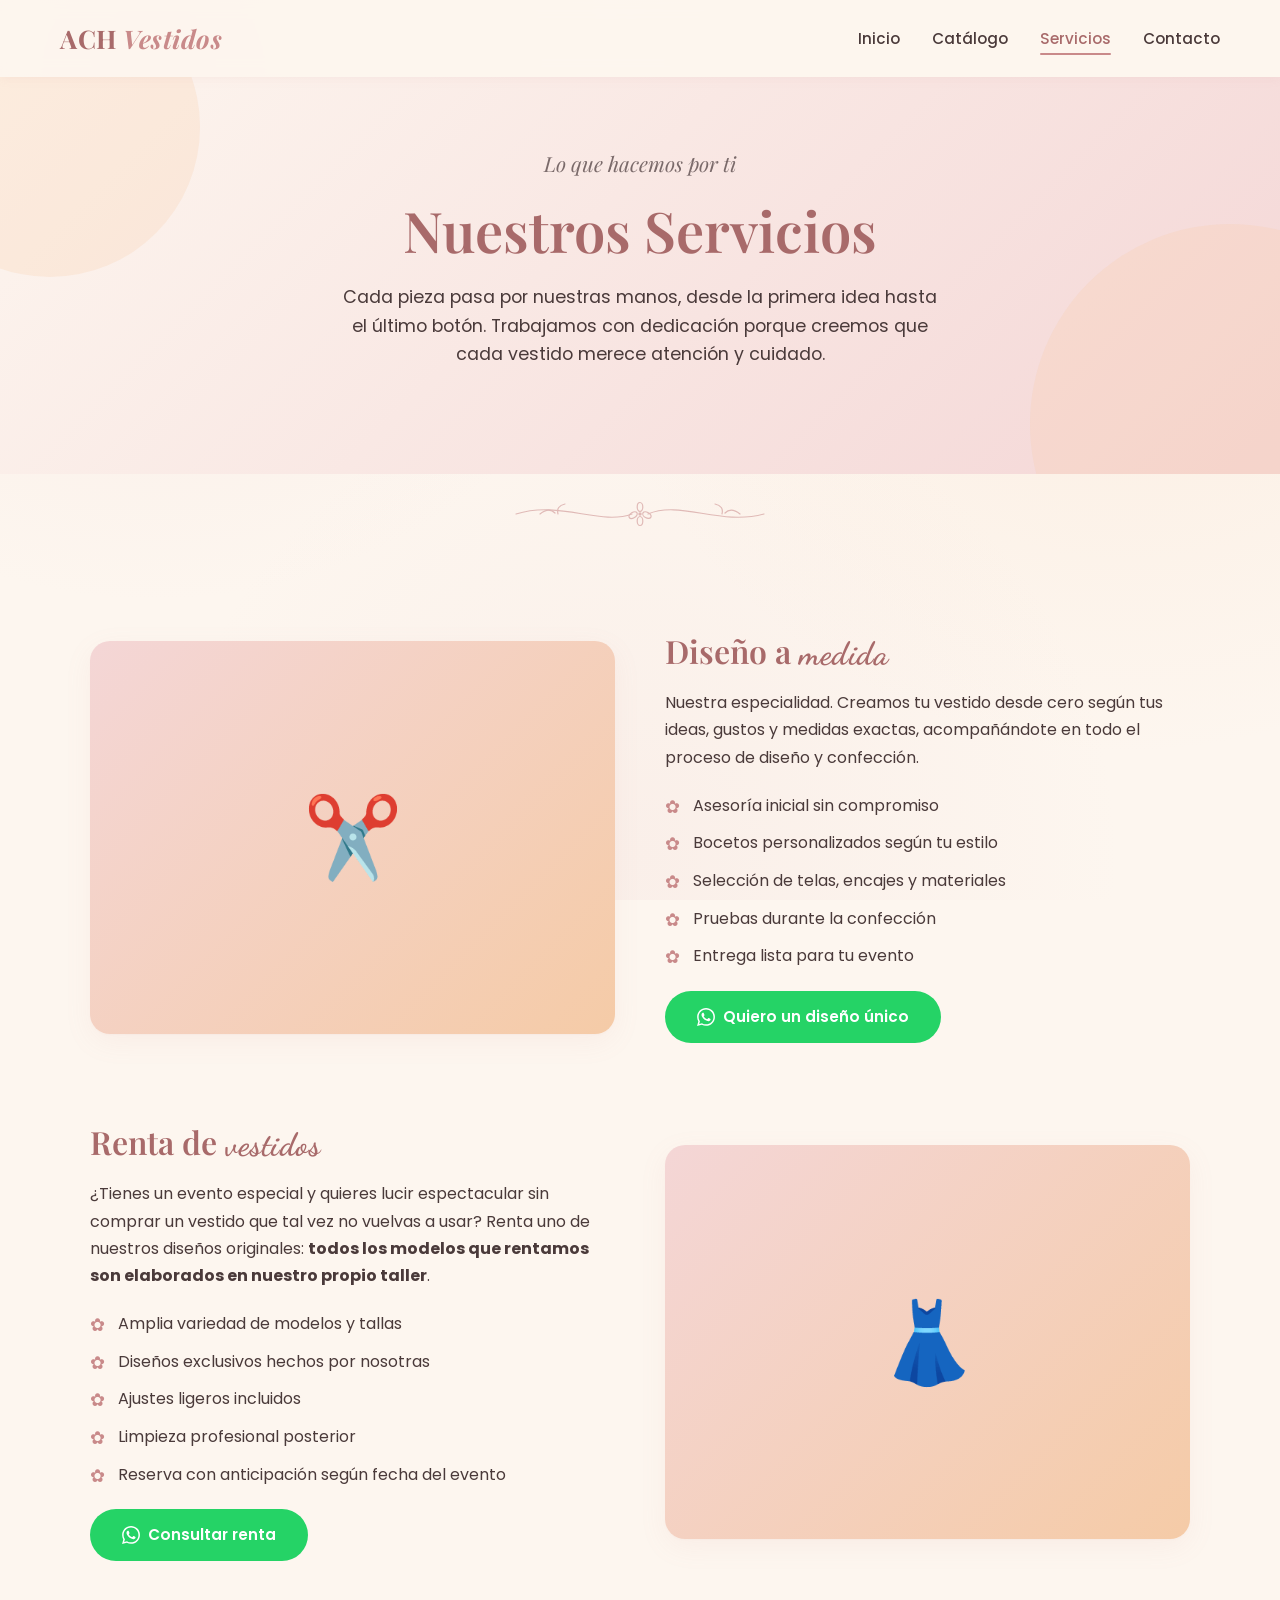
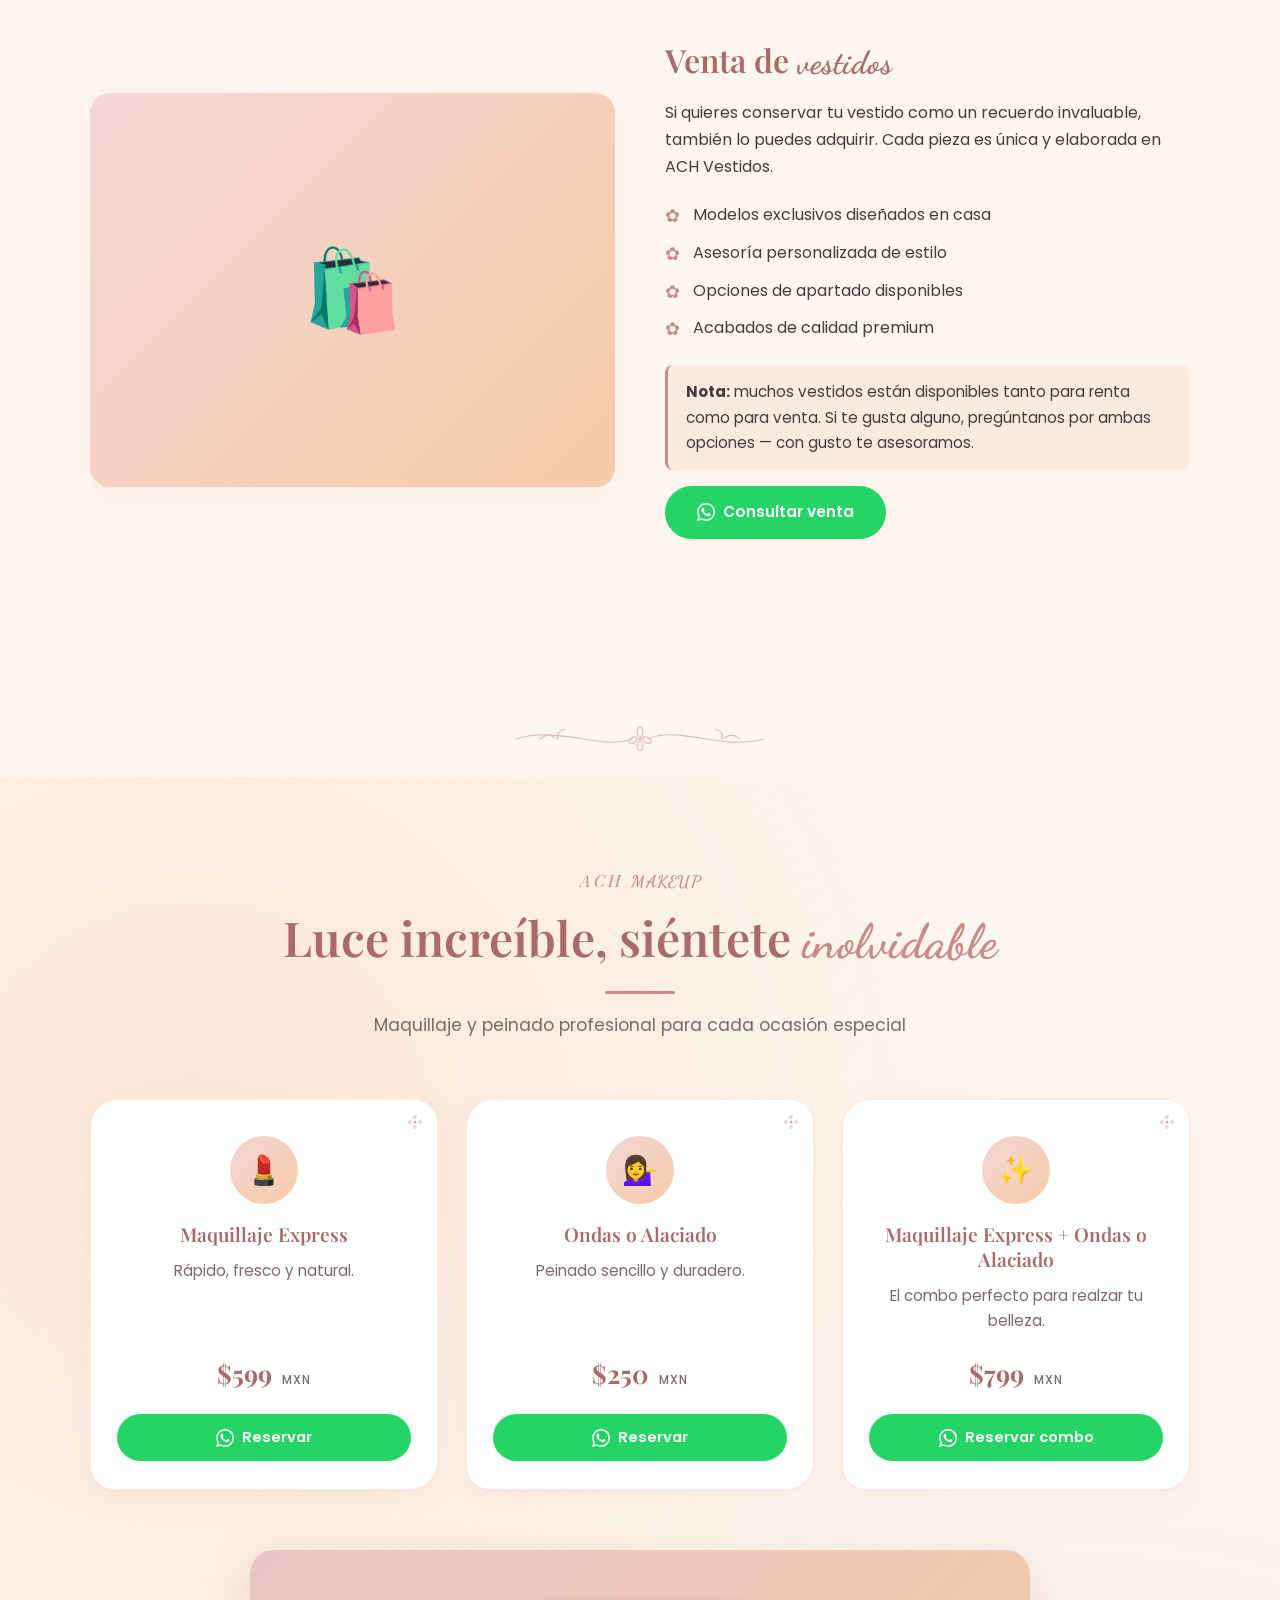
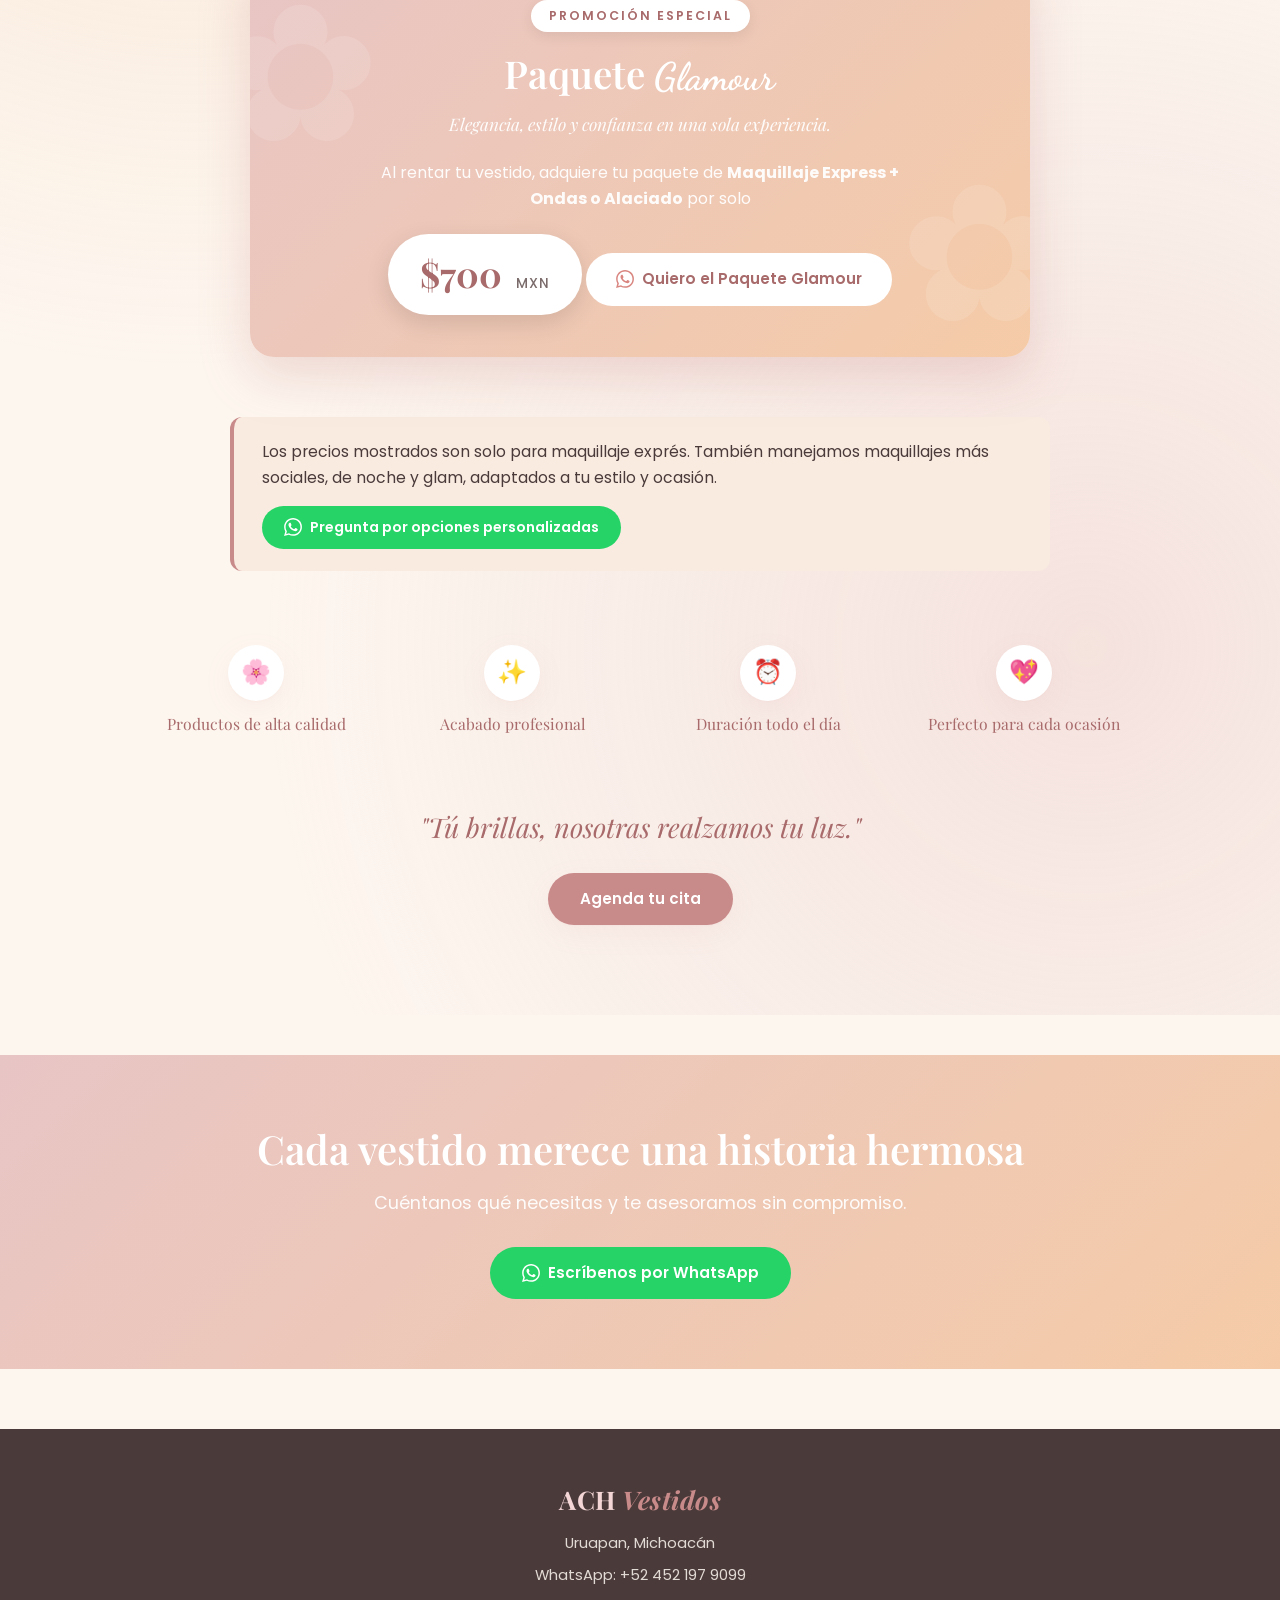
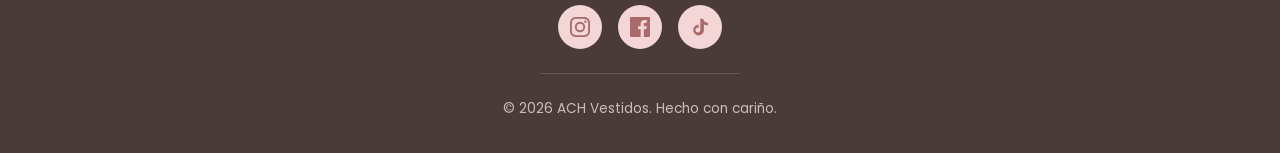
<file: servicios.html>
<!DOCTYPE html>
<html lang="es">
<head>
  <meta charset="UTF-8" />
  <meta name="viewport" content="width=device-width, initial-scale=1.0" />
  <title>Servicios — ACH Vestidos</title>
  <meta name="description" content="Renta, venta, diseño a medida y reparación de vestidos en Uruapan, Michoacán." />

  <link rel="preconnect" href="https://fonts.googleapis.com" />
  <link rel="preconnect" href="https://fonts.gstatic.com" crossorigin />
  <link href="https://fonts.googleapis.com/css2?family=Dancing+Script:wght@600;700&family=Playfair+Display:ital,wght@0,500;0,600;0,700;1,400&family=Poppins:wght@300;400;500;600&display=swap" rel="stylesheet" />

  <link rel="stylesheet" href="styles.css" />
</head>
<body>

  <!-- NAV -->
  <nav class="navbar">
    <div class="nav-contenedor">
      <a href="index.html" class="logo">ACH <span>Vestidos</span></a>
      <button class="menu-toggle" aria-label="Abrir menú">☰</button>
      <ul class="menu">
        <li><a href="index.html">Inicio</a></li>
        <li><a href="catalogo.html">Catálogo</a></li>
        <li><a href="servicios.html" class="activo">Servicios</a></li>
        <li><a href="contacto.html">Contacto</a></li>
      </ul>
    </div>
  </nav>

  <!-- Header -->
  <header class="hero" style="padding: 70px 20px;">
    <div class="hero-contenido">
      <p class="subtitulo">Lo que hacemos por ti</p>
      <h1 style="font-size: clamp(2rem,5vw,3.5rem);">Nuestros Servicios</h1>
      <!-- 💛 Edita aquí: bienvenida de la página de servicios -->
      <p class="bienvenida">
        Cada pieza pasa por nuestras manos, desde la primera idea hasta
        el último botón. Trabajamos con dedicación porque creemos que
        cada vestido merece atención y cuidado.
      </p>
    </div>
  </header>

  <!-- Divisor floral entre hero y servicios -->
  <div class="divisor-floral" aria-hidden="true"></div>

  <main class="seccion contenedor">

    <!-- ============================================
         SERVICIO 1 - DISEÑO DE MODAS PERSONALIZADO
         ============================================ -->
    <section class="servicio-detalle">
      <div class="servicio-detalle-img">✂️</div>
      <div class="servicio-detalle-texto">
        <!-- 💛 Edita aquí: título de Diseño a medida -->
        <h3>Diseño a <span class="manuscrita">medida</span></h3>
        <p>
          Nuestra especialidad. Creamos tu vestido desde cero según tus
          ideas, gustos y medidas exactas, acompañándote en todo el
          proceso de diseño y confección.
        </p>
        <ul>
          <li>Asesoría inicial sin compromiso</li>
          <li>Bocetos personalizados según tu estilo</li>
          <li>Selección de telas, encajes y materiales</li>
          <li>Pruebas durante la confección</li>
          <li>Entrega lista para tu evento</li>
        </ul>
        <a class="btn btn-whatsapp" data-wa="cita">
          Quiero un diseño único
        </a>
      </div>
    </section>

    <!-- ============================================
         SERVICIO 2 - RENTA
         ============================================ -->
    <section class="servicio-detalle invertido">
      <div class="servicio-detalle-img">👗</div>
      <div class="servicio-detalle-texto">
        <h3>Renta de <span class="manuscrita">vestidos</span></h3>
        <p>
          ¿Tienes un evento especial y quieres lucir espectacular sin
          comprar un vestido que tal vez no vuelvas a usar? Renta uno
          de nuestros diseños originales: <strong>todos los modelos
          que rentamos son elaborados en nuestro propio taller</strong>.
        </p>
        <ul>
          <li>Amplia variedad de modelos y tallas</li>
          <li>Diseños exclusivos hechos por nosotras</li>
          <li>Ajustes ligeros incluidos</li>
          <li>Limpieza profesional posterior</li>
          <li>Reserva con anticipación según fecha del evento</li>
        </ul>
        <a class="btn btn-whatsapp" data-wa="cita">
          Consultar renta
        </a>
      </div>
    </section>

    <!-- ============================================
         SERVICIO 3 - VENTA
         ============================================ -->
    <section class="servicio-detalle">
      <div class="servicio-detalle-img">🛍️</div>
      <div class="servicio-detalle-texto">
        <h3>Venta de <span class="manuscrita">vestidos</span></h3>
        <p>
          Si quieres conservar tu vestido como un recuerdo invaluable,
          también lo puedes adquirir. Cada pieza es única y elaborada
          en ACH Vestidos.
        </p>
        <ul>
          <li>Modelos exclusivos diseñados en casa</li>
          <li>Asesoría personalizada de estilo</li>
          <li>Opciones de apartado disponibles</li>
          <li>Acabados de calidad premium</li>
        </ul>
        <p style="margin-top:18px; padding:14px 18px; background: var(--crema-oscuro); border-left: 3px solid var(--acento); border-radius: 8px; font-size: 0.95rem;">
          <strong>Nota:</strong> muchos vestidos están disponibles tanto
          para renta como para venta. Si te gusta alguno, pregúntanos por
          ambas opciones — con gusto te asesoramos.
        </p>
        <a class="btn btn-whatsapp" data-wa="cita">
          Consultar venta
        </a>
      </div>
    </section>

  </main>

  <!-- ============================================
       ACH MAKEUP — Servicios de belleza
       ============================================ -->
  <!-- Divisor floral antes de ACH Makeup -->
  <div class="divisor-floral" aria-hidden="true"></div>

  <section class="ach-makeup" id="makeup">
    <div class="contenedor">

      <div class="makeup-encabezado">
        <p class="makeup-marca">ACH <span class="manuscrita">Makeup</span></p>
        <!-- 💛 Edita aquí: título del apartado de belleza -->
        <h2>Luce increíble, siéntete <span class="manuscrita">inolvidable</span></h2>
        <p class="makeup-sub">Maquillaje y peinado profesional para cada ocasión especial</p>
      </div>

      <!-- Tarjetas de servicios individuales -->
      <div class="makeup-servicios">
        <article class="makeup-card">
          <div class="makeup-icono">💄</div>
          <h3>Maquillaje Express</h3>
          <p>Rápido, fresco y natural.</p>
          <span class="makeup-precio">$599 <small>MXN</small></span>
          <a class="btn btn-whatsapp makeup-card-btn" data-wa="makeupExpress">
            Reservar
          </a>
        </article>

        <article class="makeup-card">
          <div class="makeup-icono">💁‍♀️</div>
          <h3>Ondas o Alaciado</h3>
          <p>Peinado sencillo y duradero.</p>
          <span class="makeup-precio">$250 <small>MXN</small></span>
          <a class="btn btn-whatsapp makeup-card-btn" data-wa="makeupOndas">
            Reservar
          </a>
        </article>

        <article class="makeup-card">
          <div class="makeup-icono">✨</div>
          <h3>Maquillaje Express + Ondas o Alaciado</h3>
          <p>El combo perfecto para realzar tu belleza.</p>
          <span class="makeup-precio">$799 <small>MXN</small></span>
          <a class="btn btn-whatsapp makeup-card-btn" data-wa="makeupCombo">
            Reservar combo
          </a>
        </article>
      </div>

      <!-- Paquete destacado -->
      <article class="makeup-paquete">
        <span class="makeup-paquete-ribbon">Promoción especial</span>
        <h3>Paquete <span class="manuscrita">Glamour</span></h3>
        <p class="makeup-paquete-sub">Elegancia, estilo y confianza en una sola experiencia.</p>
        <p class="makeup-paquete-desc">
          Al rentar tu vestido, adquiere tu paquete de
          <strong>Maquillaje Express + Ondas o Alaciado</strong>
          por solo
        </p>
        <span class="makeup-paquete-precio">$700 <small>MXN</small></span>
        <a class="btn btn-whatsapp makeup-paquete-btn" data-wa="makeupGlamour">
          Quiero el Paquete Glamour
        </a>
      </article>

      <!-- Nota informativa -->
      <div class="makeup-nota">
        <p>
          Los precios mostrados son solo para maquillaje exprés.
          También manejamos maquillajes más sociales, de noche y glam,
          adaptados a tu estilo y ocasión.
        </p>
        <a class="btn btn-whatsapp makeup-nota-btn" data-wa="makeupPersonalizado">
          Pregunta por opciones personalizadas
        </a>
      </div>

      <!-- Iconos de beneficios -->
      <div class="makeup-beneficios">
        <div class="makeup-beneficio">
          <span class="makeup-beneficio-icono">🌸</span>
          <p>Productos de alta calidad</p>
        </div>
        <div class="makeup-beneficio">
          <span class="makeup-beneficio-icono">✨</span>
          <p>Acabado profesional</p>
        </div>
        <div class="makeup-beneficio">
          <span class="makeup-beneficio-icono">⏰</span>
          <p>Duración todo el día</p>
        </div>
        <div class="makeup-beneficio">
          <span class="makeup-beneficio-icono">💖</span>
          <p>Perfecto para cada ocasión</p>
        </div>
      </div>

      <!-- Cierre -->
      <div class="makeup-cierre">
        <p class="makeup-frase">"Tú brillas, nosotras realzamos tu luz."</p>
        <a class="btn btn-primario makeup-cta-btn" data-wa="makeupAgenda">Agenda tu cita</a>
      </div>

    </div>
  </section>

  <!-- CTA -->
  <section class="cta">
    <h2>Cada vestido merece una historia hermosa</h2>
    <p>Cuéntanos qué necesitas y te asesoramos sin compromiso.</p>
    <a class="btn btn-whatsapp" data-wa="cita">
      Escríbenos por WhatsApp
    </a>
  </section>

  <footer class="footer">
    <div class="logo">ACH <span>Vestidos</span></div>
    <p>Uruapan, Michoacán</p>
    <p>WhatsApp: +52 452 197 9099</p>

    <div class="redes-sociales">
      <a href="https://www.instagram.com/ach.vestidos" target="_blank" rel="noopener" aria-label="Instagram" title="Instagram: @ach.vestidos">
        <svg viewBox="0 0 24 24"><path d="M12 2.2c3.2 0 3.6 0 4.85.07 1.17.05 1.8.25 2.23.41.56.22.96.48 1.38.9.42.42.68.82.9 1.38.16.42.36 1.06.41 2.23.06 1.27.07 1.65.07 4.85s0 3.6-.07 4.85c-.05 1.17-.25 1.8-.41 2.23-.22.56-.48.96-.9 1.38-.42.42-.82.68-1.38.9-.42.16-1.06.36-2.23.41-1.27.06-1.65.07-4.85.07s-3.6 0-4.85-.07c-1.17-.05-1.8-.25-2.23-.41-.56-.22-.96-.48-1.38-.9-.42-.42-.68-.82-.9-1.38-.16-.42-.36-1.06-.41-2.23C2.21 15.6 2.2 15.2 2.2 12s0-3.6.07-4.85c.05-1.17.25-1.8.41-2.23.22-.56.48-.96.9-1.38.42-.42.82-.68 1.38-.9.42-.16 1.06-.36 2.23-.41C8.4 2.21 8.8 2.2 12 2.2M12 0C8.74 0 8.33 0 7.05.07 5.78.13 4.9.32 4.14.62c-.79.31-1.46.72-2.13 1.39C1.34 2.68.93 3.35.62 4.14.32 4.9.13 5.78.07 7.05.01 8.33 0 8.74 0 12s0 3.67.07 4.95c.06 1.27.25 2.15.55 2.91.31.79.72 1.46 1.39 2.13.67.67 1.34 1.08 2.13 1.39.76.3 1.64.49 2.91.55C8.33 24 8.74 24 12 24s3.67 0 4.95-.07c1.27-.06 2.15-.25 2.91-.55.79-.31 1.46-.72 2.13-1.39.67-.67 1.08-1.34 1.39-2.13.3-.76.49-1.64.55-2.91.07-1.28.07-1.69.07-4.95s0-3.67-.07-4.95c-.06-1.27-.25-2.15-.55-2.91-.31-.79-.72-1.46-1.39-2.13C21.32 1.34 20.65.93 19.86.62 19.1.32 18.22.13 16.95.07 15.67.01 15.26 0 12 0zm0 5.84A6.16 6.16 0 1 0 18.16 12 6.16 6.16 0 0 0 12 5.84zm0 10.16A4 4 0 1 1 16 12a4 4 0 0 1-4 4zm6.41-11.85a1.44 1.44 0 1 0 1.44 1.44 1.44 1.44 0 0 0-1.44-1.44z"/></svg>
      </a>
      <a href="https://www.facebook.com/share/19wxUgzWUP/?mibextid=wwXlfr" target="_blank" rel="noopener" aria-label="Facebook" title="Facebook: ach.vestidos">
        <svg viewBox="0 0 24 24"><path d="M22.675 0H1.325C.593 0 0 .593 0 1.325v21.351C0 23.408.593 24 1.325 24H12.82v-9.294H9.692v-3.622h3.128V8.413c0-3.1 1.893-4.788 4.659-4.788 1.325 0 2.463.099 2.795.143v3.24l-1.918.001c-1.504 0-1.795.715-1.795 1.763v2.313h3.587l-.467 3.622h-3.12V24h6.116c.73 0 1.323-.592 1.323-1.324V1.325C24 .593 23.408 0 22.675 0z"/></svg>
      </a>
      <a href="https://www.tiktok.com/@ach.vestidos2" target="_blank" rel="noopener" aria-label="TikTok" title="TikTok: @ach.vestidos2">
        <svg viewBox="0 0 24 24"><path d="M19.59 6.69a4.83 4.83 0 0 1-3.77-4.25V2h-3.45v13.67a2.89 2.89 0 0 1-5.2 1.74 2.89 2.89 0 0 1 2.31-4.64 2.93 2.93 0 0 1 .88.13V9.4a6.84 6.84 0 0 0-1-.05A6.33 6.33 0 0 0 5.8 20.1a6.34 6.34 0 0 0 10.86-4.43v-7a8.16 8.16 0 0 0 4.77 1.52v-3.4a4.85 4.85 0 0 1-1.84-.1z"/></svg>
      </a>
    </div>

    <div class="footer-divisor"></div>
    <p class="copy">© 2026 ACH Vestidos. Hecho con cariño.</p>
  </footer>

  <script src="script.js"></script>
</body>
</html>
</file>
<file: styles.css>
/* ============================================
   ACH Vestidos - Estilos compartidos
   Paleta: rosa empolvado, durazno, crema
   ============================================ */

/* Variables de color y tipografía */
:root {
  --rosa-empolvado: #e8c5c5;
  --rosa-suave: #f4d6d6;
  --durazno: #f5cba7;
  --crema: #fdf6ef;
  --crema-oscuro: #f9ebe0;
  --texto: #4a3a3a;
  --texto-suave: #7a6a6a;
  --acento: #c98a8a;
  --acento-oscuro: #a86a6a;
  --blanco: #ffffff;
  /* Sombras más suaves y en dos capas, sienten más a "papel" */
  --sombra: 0 1px 2px rgba(201, 138, 138, 0.04),
            0 8px 28px rgba(201, 138, 138, 0.08);
  --sombra-fuerte: 0 4px 10px rgba(201, 138, 138, 0.08),
                   0 16px 44px rgba(201, 138, 138, 0.14);
  --serif: 'Playfair Display', 'Georgia', serif;
  --sans: 'Poppins', 'Helvetica Neue', Arial, sans-serif;
  --manuscrita: 'Dancing Script', 'Brush Script MT', cursive;
}

/* Texto manuscrito (para palabras acento como "Glamour", "Vestidos") */
.manuscrita {
  font-family: var(--manuscrita);
  font-weight: 700;
  font-style: normal;
  letter-spacing: 0.5px;
}

.seccion-titulo h2 .manuscrita { color: var(--acento); }
.makeup-encabezado h2 .manuscrita { color: var(--acento); }

/* Reset básico */
* {
  margin: 0;
  padding: 0;
  box-sizing: border-box;
}

html {
  scroll-behavior: smooth;
}

body {
  font-family: var(--sans);
  color: var(--texto);
  /* Fondo tipo acuarela suave: tres halos de color sobre crema */
  background:
    radial-gradient(circle at 12% 8%, rgba(232, 197, 197, 0.22) 0%, transparent 38%),
    radial-gradient(circle at 88% 22%, rgba(245, 203, 167, 0.20) 0%, transparent 42%),
    radial-gradient(circle at 50% 95%, rgba(232, 197, 197, 0.14) 0%, transparent 45%),
    var(--crema);
  background-attachment: fixed;
  line-height: 1.6;
  font-size: 16px;
}

h1, h2, h3, h4 {
  font-family: var(--serif);
  font-weight: 600;
  color: var(--texto);
  line-height: 1.2;
}

a {
  text-decoration: none;
  color: inherit;
}

img {
  max-width: 100%;
  display: block;
}

.contenedor {
  width: 100%;
  max-width: 1200px;
  margin: 0 auto;
  padding: 0 20px;
}

/* ============================================
   NAVEGACIÓN (compartida)
   ============================================ */
.navbar {
  position: sticky;
  top: 0;
  z-index: 100;
  background: rgba(253, 246, 239, 0.95);
  backdrop-filter: blur(8px);
  box-shadow: 0 2px 10px rgba(201, 138, 138, 0.08);
}

.nav-contenedor {
  max-width: 1200px;
  margin: 0 auto;
  padding: 18px 20px;
  display: flex;
  align-items: center;
  justify-content: space-between;
}

.logo {
  font-family: var(--serif);
  font-size: 1.6rem;
  font-weight: 700;
  color: var(--acento-oscuro);
  letter-spacing: 0.5px;
}

.logo span {
  color: var(--acento);
  font-style: italic;
}

.menu {
  display: flex;
  gap: 32px;
  list-style: none;
}

.menu a {
  font-size: 0.95rem;
  font-weight: 500;
  color: var(--texto);
  position: relative;
  padding: 6px 0;
  transition: color 0.3s;
}

.menu a:hover,
.menu a.activo {
  color: var(--acento-oscuro);
}

.menu a.activo::after {
  content: '';
  position: absolute;
  bottom: 0;
  left: 0;
  right: 0;
  height: 2px;
  background: var(--acento);
  border-radius: 2px;
}

.menu-toggle {
  display: none;
  background: none;
  border: none;
  cursor: pointer;
  font-size: 1.6rem;
  color: var(--acento-oscuro);
}

/* ============================================
   BOTONES
   ============================================ */
.btn {
  display: inline-block;
  padding: 14px 32px;
  border-radius: 50px;
  font-weight: 600;
  font-size: 0.95rem;
  cursor: pointer;
  transition: all 0.3s ease;
  border: none;
  text-align: center;
}

.btn-primario {
  background: var(--acento);
  color: var(--blanco);
  box-shadow: var(--sombra);
}

.btn-primario:hover {
  background: var(--acento-oscuro);
  transform: translateY(-2px);
  box-shadow: var(--sombra-fuerte);
}

.btn-whatsapp {
  background: #25D366;
  color: var(--blanco);
  display: inline-flex;
  align-items: center;
  gap: 8px;
}

.btn-whatsapp:hover {
  background: #1ebe57;
  transform: translateY(-2px);
}

.btn-whatsapp::before {
  content: '';
  display: inline-block;
  width: 18px;
  height: 18px;
  background-image: url("data:image/svg+xml;utf8,<svg xmlns='http://www.w3.org/2000/svg' viewBox='0 0 24 24' fill='white'><path d='M.057 24l1.687-6.163c-1.041-1.804-1.588-3.849-1.587-5.946.003-6.556 5.338-11.891 11.893-11.891 3.181.001 6.167 1.24 8.413 3.488 2.245 2.248 3.481 5.236 3.48 8.414-.003 6.557-5.338 11.892-11.893 11.892-1.99-.001-3.951-.5-5.688-1.448l-6.305 1.654zm6.597-3.807c1.676.995 3.276 1.591 5.392 1.592 5.448 0 9.886-4.434 9.889-9.885.002-5.462-4.415-9.89-9.881-9.892-5.452 0-9.887 4.434-9.889 9.884-.001 2.225.651 3.891 1.746 5.634l-.999 3.648 3.742-.981zm11.387-5.464c-.074-.124-.272-.198-.57-.347-.297-.149-1.758-.868-2.031-.967-.272-.099-.47-.149-.669.149-.198.297-.768.967-.941 1.165-.173.198-.347.223-.644.074-.297-.149-1.255-.462-2.39-1.475-.883-.788-1.48-1.761-1.653-2.059-.173-.297-.018-.458.13-.606.134-.133.297-.347.446-.521.151-.172.2-.296.3-.495.099-.198.05-.372-.025-.521-.075-.148-.669-1.611-.916-2.206-.242-.579-.487-.501-.669-.51l-.57-.01c-.198 0-.52.074-.792.372s-1.04 1.016-1.04 2.479 1.065 2.876 1.213 3.074c.149.198 2.095 3.2 5.076 4.487.709.306 1.263.489 1.694.626.712.226 1.36.194 1.872.118.571-.085 1.758-.719 2.006-1.413.248-.695.248-1.29.173-1.414z'/></svg>");
  background-repeat: no-repeat;
  background-size: contain;
}

/* ============================================
   HERO (portada)
   ============================================ */
.hero {
  background: linear-gradient(135deg, var(--crema) 0%, var(--rosa-suave) 100%);
  padding: 80px 20px 100px;
  text-align: center;
  position: relative;
  overflow: hidden;
}

.hero::before,
.hero::after {
  content: '';
  position: absolute;
  border-radius: 50%;
  background: var(--durazno);
  opacity: 0.25;
  z-index: 0;
}

.hero::before {
  width: 300px;
  height: 300px;
  top: -100px;
  left: -100px;
}

.hero::after {
  width: 400px;
  height: 400px;
  bottom: -150px;
  right: -150px;
}

.hero-contenido {
  position: relative;
  z-index: 1;
  max-width: 800px;
  margin: 0 auto;
}

.hero h1 {
  font-size: clamp(2.5rem, 6vw, 4.5rem);
  margin-bottom: 20px;
  color: var(--acento-oscuro);
}

.hero h1 em,
.hero h1 .manuscrita {
  color: var(--acento);
  font-style: italic;
}

.hero h1 .manuscrita {
  font-size: 1.15em;
  font-style: normal;
  margin-left: 4px;
}

/* ============================================
   DIVISOR FLORAL ENTRE SECCIONES
   Para usarlo:
     <div class="divisor-floral" aria-hidden="true"></div>
   ============================================ */
.divisor-floral {
  display: flex;
  justify-content: center;
  align-items: center;
  padding: 22px 20px;
  color: var(--acento);
  opacity: 0.55;
}

.divisor-floral::before {
  content: '';
  width: 260px;
  max-width: 70vw;
  height: 34px;
  background-image: url("data:image/svg+xml;utf8,<svg xmlns='http://www.w3.org/2000/svg' viewBox='0 0 260 34' fill='none' stroke='%23c98a8a' stroke-width='1.2' stroke-linecap='round' stroke-linejoin='round'><path d='M6 18 C 50 4, 90 30, 122 18' /><path d='M138 18 C 170 4, 210 30, 254 18' /><g transform='translate(130 18)'><ellipse cx='0' cy='-7' rx='2.8' ry='4.5' /><ellipse cx='0' cy='7' rx='2.8' ry='4.5' /><ellipse cx='-6.5' cy='-2.5' rx='4.5' ry='2.8' transform='rotate(-30)' /><ellipse cx='6.5' cy='-2.5' rx='4.5' ry='2.8' transform='rotate(30)' /><circle r='1.7' fill='%23c98a8a' stroke='none' /></g><path d='M30 18 q 9 -7 15 -1' /><path d='M48 18 q -2 -8 7 -10' /><path d='M230 18 q -9 -7 -15 -1' /><path d='M212 18 q 2 -8 -7 -10' /></svg>");
  background-repeat: no-repeat;
  background-position: center;
  background-size: contain;
}

/* Variante chiquita para títulos internos */
.divisor-floral-mini::before {
  width: 140px;
  height: 22px;
}

.hero .subtitulo {
  font-family: var(--serif);
  font-style: italic;
  font-size: 1.3rem;
  color: var(--texto-suave);
  margin-bottom: 16px;
}

.hero .bienvenida {
  font-size: 1.1rem;
  color: var(--texto);
  margin-bottom: 36px;
  max-width: 600px;
  margin-left: auto;
  margin-right: auto;
}

/* ============================================
   SECCIONES GENERALES
   ============================================ */
.seccion {
  padding: 80px 20px;
}

.seccion-titulo {
  text-align: center;
  margin-bottom: 50px;
}

.seccion-titulo h2 {
  font-size: clamp(2rem, 4vw, 2.8rem);
  margin-bottom: 12px;
  color: var(--acento-oscuro);
}

.seccion-titulo p {
  color: var(--texto-suave);
  font-size: 1.05rem;
  max-width: 600px;
  margin: 0 auto;
}

/* Florecita dibujada a mano que reemplaza la barra recta debajo
   de cada título de sección */
.seccion-titulo::after {
  content: '';
  display: block;
  width: 110px;
  height: 18px;
  margin: 22px auto 0;
  background-image: url("data:image/svg+xml;utf8,<svg xmlns='http://www.w3.org/2000/svg' viewBox='0 0 110 18' fill='none' stroke='%23c98a8a' stroke-width='1.3' stroke-linecap='round'><path d='M3 12 C 18 2, 32 18, 47 10' /><path d='M63 10 C 78 18, 92 2, 107 12' /><circle cx='55' cy='9' r='2.5' fill='%23c98a8a' stroke='none'/><path d='M55 4.5 q -2.5 -3 -5 -2' /><path d='M55 4.5 q 2.5 -3 5 -2' /><path d='M55 13.5 q -2 3 -4.5 3' /><path d='M55 13.5 q 2 3 4.5 3' /></svg>");
  background-repeat: no-repeat;
  background-position: center;
}

/* ============================================
   SERVICIOS (4 tarjetas)
   ============================================ */
.servicios-grid {
  display: grid;
  grid-template-columns: repeat(auto-fit, minmax(240px, 1fr));
  gap: 30px;
  max-width: 1200px;
  margin: 0 auto;
}

.servicio-card {
  background: var(--blanco);
  padding: 40px 28px;
  /* esquinas ligeramente asimétricas - se siente menos perfecto */
  border-radius: 28px 24px 28px 24px;
  text-align: center;
  box-shadow: var(--sombra);
  transition: transform 0.3s, box-shadow 0.3s;
  border: 1px solid rgba(232, 197, 197, 0.3);
  position: relative;
}

.servicio-card:hover {
  transform: translateY(-6px);
  box-shadow: var(--sombra-fuerte);
}

.servicio-icono {
  width: 70px;
  height: 70px;
  margin: 0 auto 20px;
  background: linear-gradient(135deg, var(--rosa-suave), var(--durazno));
  border-radius: 50%;
  display: flex;
  align-items: center;
  justify-content: center;
  font-size: 2rem;
}

.servicio-card h3 {
  font-size: 1.4rem;
  margin-bottom: 12px;
  color: var(--acento-oscuro);
}

.servicio-card p {
  color: var(--texto-suave);
  font-size: 0.95rem;
}

/* ============================================
   CATÁLOGO / VESTIDOS DESTACADOS
   ============================================ */
.vestidos-grid {
  display: grid;
  grid-template-columns: repeat(auto-fill, minmax(260px, 1fr));
  gap: 30px;
  max-width: 1200px;
  margin: 0 auto;
}

.vestido-card {
  background: var(--blanco);
  border-radius: 24px 20px 24px 20px;
  overflow: hidden;
  box-shadow: var(--sombra);
  transition: transform 0.3s, box-shadow 0.3s;
  display: flex;
  flex-direction: column;
}

.vestido-card:hover {
  transform: translateY(-6px);
  box-shadow: var(--sombra-fuerte);
}

.vestido-imagen {
  width: 100%;
  aspect-ratio: 3/4;
  object-fit: cover;
  background: var(--rosa-suave);
}

.vestido-info {
  padding: 22px;
  display: flex;
  flex-direction: column;
  gap: 10px;
  flex: 1;
}

.vestido-info h3 {
  font-size: 1.25rem;
  color: var(--acento-oscuro);
}

.vestido-info p {
  color: var(--texto-suave);
  font-size: 0.92rem;
  flex: 1;
}

.vestido-info .btn-whatsapp {
  margin-top: 10px;
  padding: 12px 20px;
  font-size: 0.9rem;
  justify-content: center;
}

/* Tarjeta-link (catálogo unificado generado desde vestidos.js) */
.vestido-card-link {
  position: relative;
  cursor: pointer;
  text-decoration: none;
  color: inherit;
}

.vestido-card-link .vestido-info {
  padding: 18px 22px 22px;
  text-align: center;
}

.vestido-card-link h3 {
  font-size: 1.2rem;
  color: var(--acento-oscuro);
  margin: 0;
}

/* Badge "Renta / Venta / Renta y venta" en la esquina */
.vestido-tipo-badge {
  position: absolute;
  top: 14px;
  left: 14px;
  z-index: 2;
  padding: 5px 12px;
  border-radius: 50px;
  font-family: var(--sans);
  font-size: 0.72rem;
  font-weight: 600;
  letter-spacing: 0.5px;
  text-transform: uppercase;
  background: var(--blanco);
  color: var(--acento-oscuro);
  box-shadow: 0 2px 8px rgba(201, 138, 138, 0.2);
}

.vestido-tipo-ambos {
  background: linear-gradient(135deg, var(--rosa-empolvado), var(--durazno));
  color: var(--blanco);
}

.vestido-tipo-renta {
  background: var(--rosa-suave);
  color: var(--acento-oscuro);
}

.vestido-tipo-venta {
  background: var(--durazno);
  color: var(--acento-oscuro);
}

/* ============================================
   MODAL DE DETALLE DE VESTIDO
   ============================================ */
.modal-overlay {
  position: fixed;
  inset: 0;
  background: rgba(74, 58, 58, 0.65);
  backdrop-filter: blur(4px);
  z-index: 1000;
  display: flex;
  align-items: center;
  justify-content: center;
  padding: 20px;
  opacity: 0;
  visibility: hidden;
  transition: opacity 0.25s, visibility 0s linear 0.25s;
}

.modal-overlay.abierto {
  opacity: 1;
  visibility: visible;
  transition: opacity 0.25s, visibility 0s;
}

body.modal-abierto {
  overflow: hidden;
}

.modal-contenido {
  background: var(--crema);
  border-radius: 22px;
  max-width: 1000px;
  width: 100%;
  max-height: 92vh;
  overflow-y: auto;
  display: grid;
  grid-template-columns: 1.1fr 1fr;
  gap: 0;
  box-shadow: 0 20px 60px rgba(74, 58, 58, 0.4);
  position: relative;
  transform: translateY(20px) scale(0.97);
  transition: transform 0.3s ease;
}

.modal-overlay.abierto .modal-contenido {
  transform: translateY(0) scale(1);
}

.modal-cerrar {
  position: absolute;
  top: 14px;
  right: 14px;
  z-index: 5;
  width: 38px;
  height: 38px;
  border-radius: 50%;
  border: none;
  background: var(--blanco);
  color: var(--acento-oscuro);
  font-size: 1.1rem;
  font-weight: 600;
  cursor: pointer;
  box-shadow: var(--sombra);
  transition: background 0.2s, color 0.2s, transform 0.2s;
  display: flex;
  align-items: center;
  justify-content: center;
}

.modal-cerrar:hover {
  background: var(--acento);
  color: var(--blanco);
  transform: rotate(90deg);
}

/* --- Galería (izquierda) --- */
.modal-galeria {
  padding: 30px;
  display: flex;
  flex-direction: column;
  gap: 16px;
  background: var(--crema-oscuro);
}

.modal-foto-principal {
  width: 100%;
  aspect-ratio: 3/4;
  object-fit: cover;
  border-radius: 16px;
  background: var(--rosa-suave);
  box-shadow: var(--sombra);
}

.modal-miniaturas {
  display: grid;
  grid-template-columns: repeat(4, 1fr);
  gap: 10px;
}

.modal-miniatura {
  padding: 0;
  border: 2px solid transparent;
  border-radius: 10px;
  background: var(--blanco);
  overflow: hidden;
  cursor: pointer;
  aspect-ratio: 1/1;
  transition: border-color 0.2s, transform 0.2s;
}

.modal-miniatura img {
  width: 100%;
  height: 100%;
  object-fit: cover;
  display: block;
}

.modal-miniatura:hover {
  transform: translateY(-2px);
}

.modal-miniatura.activa {
  border-color: var(--acento);
}

/* --- Información (derecha) --- */
.modal-info {
  padding: 50px 40px 40px;
  display: flex;
  flex-direction: column;
  gap: 16px;
}

.modal-badge {
  position: static;
  align-self: flex-start;
}

.modal-info h2 {
  font-size: 2rem;
  color: var(--acento-oscuro);
  line-height: 1.15;
  margin: 0;
}

.modal-descripcion {
  color: var(--texto);
  font-size: 1rem;
  line-height: 1.6;
}

.modal-precios {
  display: flex;
  flex-direction: column;
  gap: 10px;
  margin-top: 8px;
}

.modal-precio {
  display: flex;
  align-items: baseline;
  justify-content: space-between;
  padding: 14px 20px;
  background: var(--blanco);
  border-radius: 14px;
  border-left: 4px solid var(--acento);
  box-shadow: 0 2px 8px rgba(201, 138, 138, 0.1);
}

.modal-precio-label {
  font-family: var(--serif);
  font-style: italic;
  color: var(--texto-suave);
  font-size: 0.95rem;
}

.modal-precio-valor {
  font-family: var(--serif);
  font-weight: 700;
  color: var(--acento-oscuro);
  font-size: 1.4rem;
}

/* --- Botones de acción del modal --- */
.modal-acciones {
  display: flex;
  flex-direction: column;
  gap: 10px;
  margin-top: 14px;
}

.modal-acciones .btn-whatsapp {
  justify-content: center;
  width: 100%;
  padding: 14px 20px;
  font-size: 0.98rem;
}

/* --- Responsive móvil --- */
@media (max-width: 768px) {
  .modal-overlay {
    padding: 0;
  }

  .modal-contenido {
    grid-template-columns: 1fr;
    border-radius: 0;
    max-height: 100vh;
    height: 100vh;
  }

  .modal-galeria {
    padding: 60px 20px 20px;
  }

  .modal-foto-principal {
    aspect-ratio: 4/5;
  }

  .modal-info {
    padding: 24px 24px 40px;
  }

  .modal-info h2 {
    font-size: 1.6rem;
  }

  .modal-cerrar {
    top: 16px;
    right: 16px;
  }
}

/* Subsección de catálogo (Renta / Venta / Diseño) */
.catalogo-seccion {
  margin-bottom: 70px;
}

.catalogo-seccion-titulo {
  display: flex;
  align-items: center;
  gap: 16px;
  margin-bottom: 30px;
  padding-bottom: 16px;
  border-bottom: 2px solid var(--rosa-suave);
}

.catalogo-seccion-titulo h2 {
  font-size: 2rem;
  color: var(--acento-oscuro);
}

.catalogo-seccion-titulo .badge {
  background: var(--rosa-suave);
  color: var(--acento-oscuro);
  padding: 4px 14px;
  border-radius: 20px;
  font-size: 0.85rem;
  font-family: var(--sans);
  font-weight: 500;
}

/* ============================================
   CTA (llamada a la acción)
   ============================================ */
.cta {
  background: linear-gradient(135deg, var(--rosa-empolvado) 0%, var(--durazno) 100%);
  padding: 70px 20px;
  text-align: center;
  margin-top: 40px;
}

.cta h2 {
  font-size: clamp(1.8rem, 4vw, 2.5rem);
  margin-bottom: 16px;
  color: var(--blanco);
}

.cta p {
  color: var(--blanco);
  font-size: 1.1rem;
  margin-bottom: 30px;
  opacity: 0.95;
}

/* ============================================
   SERVICIOS DETALLE (página servicios.html)
   ============================================ */
.servicio-detalle {
  display: grid;
  grid-template-columns: 1fr 1fr;
  gap: 50px;
  align-items: center;
  margin-bottom: 80px;
  max-width: 1100px;
  margin-left: auto;
  margin-right: auto;
}

.servicio-detalle.invertido .servicio-detalle-img {
  order: 2;
}

.servicio-detalle-img {
  background: linear-gradient(135deg, var(--rosa-suave), var(--durazno));
  border-radius: 20px;
  aspect-ratio: 4/3;
  display: flex;
  align-items: center;
  justify-content: center;
  font-size: 5rem;
  box-shadow: var(--sombra);
}

.servicio-detalle-texto h3 {
  font-size: 2rem;
  color: var(--acento-oscuro);
  margin-bottom: 16px;
}

.servicio-detalle-texto p {
  color: var(--texto);
  margin-bottom: 16px;
  line-height: 1.7;
}

.servicio-detalle-texto ul {
  list-style: none;
  margin: 16px 0;
}

.servicio-detalle-texto ul li {
  padding: 6px 0 6px 28px;
  position: relative;
  color: var(--texto);
}

.servicio-detalle-texto ul li::before {
  content: '✿';
  position: absolute;
  left: 0;
  color: var(--acento);
  font-size: 1.1rem;
}

/* ============================================
   CONTACTO
   ============================================ */
.contacto-grid {
  display: grid;
  grid-template-columns: 1fr 1fr;
  gap: 40px;
  max-width: 1000px;
  margin: 0 auto;
}

.contacto-card {
  background: var(--blanco);
  padding: 40px;
  border-radius: 20px;
  box-shadow: var(--sombra);
}

.contacto-card h3 {
  font-size: 1.5rem;
  color: var(--acento-oscuro);
  margin-bottom: 20px;
  display: flex;
  align-items: center;
  gap: 10px;
}

.contacto-info {
  margin-bottom: 16px;
  color: var(--texto);
}

.contacto-info strong {
  color: var(--acento-oscuro);
  display: block;
  margin-bottom: 4px;
  font-family: var(--serif);
}

.horarios-lista {
  list-style: none;
}

.horarios-lista li {
  padding: 10px 0;
  border-bottom: 1px solid var(--crema-oscuro);
  display: flex;
  justify-content: space-between;
}

.horarios-lista li:last-child {
  border-bottom: none;
}

.horarios-lista .dia {
  font-weight: 500;
}

.horarios-lista .horario {
  color: var(--texto-suave);
}

.mapa-wrapper {
  width: 100%;
  border-radius: 16px;
  overflow: hidden;
  box-shadow: var(--sombra);
  margin-top: 30px;
}

.mapa-wrapper iframe {
  width: 100%;
  height: 350px;
  border: none;
  display: block;
}

/* ============================================
   FOOTER
   ============================================ */
.footer {
  background: var(--texto);
  color: var(--crema);
  padding: 50px 20px 25px;
  text-align: center;
  margin-top: 60px;
}

.footer .logo {
  color: var(--rosa-suave);
  margin-bottom: 12px;
}

.footer p {
  opacity: 0.85;
  font-size: 0.92rem;
  margin-bottom: 8px;
}

.footer-divisor {
  height: 1px;
  background: rgba(253, 246, 239, 0.15);
  margin: 24px auto;
  max-width: 200px;
}

.footer .copy {
  font-size: 0.85rem;
  opacity: 0.7;
}

/* Redes sociales (footer + contacto) */
.redes-sociales {
  display: flex;
  justify-content: center;
  gap: 16px;
  margin: 18px 0 12px;
  flex-wrap: wrap;
}

.redes-sociales a {
  width: 44px;
  height: 44px;
  border-radius: 50%;
  background: var(--rosa-suave);
  color: var(--acento-oscuro);
  display: inline-flex;
  align-items: center;
  justify-content: center;
  transition: transform 0.25s, background 0.25s, color 0.25s;
}

.redes-sociales a:hover {
  background: var(--acento);
  color: var(--blanco);
  transform: translateY(-3px);
}

.redes-sociales svg {
  width: 20px;
  height: 20px;
  fill: currentColor;
}

/* Variante grande para tarjeta de contacto */
.redes-grandes a {
  width: 56px;
  height: 56px;
}

.redes-grandes svg {
  width: 26px;
  height: 26px;
}

.redes-handles {
  text-align: center;
  margin-top: 14px;
  color: var(--texto-suave);
  font-size: 0.92rem;
  line-height: 1.8;
}

.redes-handles strong {
  color: var(--acento-oscuro);
  font-family: var(--serif);
}

/* ============================================
   ACH MAKEUP (sección en servicios.html)
   ============================================ */
.ach-makeup {
  position: relative;
  padding: 90px 20px;
  background:
    radial-gradient(circle at 15% 20%, rgba(245, 203, 167, 0.35) 0, transparent 45%),
    radial-gradient(circle at 85% 80%, rgba(232, 197, 197, 0.4) 0, transparent 45%),
    var(--crema);
  overflow: hidden;
}

.makeup-encabezado {
  text-align: center;
  max-width: 720px;
  margin: 0 auto 60px;
}

.makeup-marca {
  font-family: var(--serif);
  font-style: italic;
  font-size: 1.05rem;
  letter-spacing: 3px;
  text-transform: uppercase;
  color: var(--acento);
  margin-bottom: 14px;
}

.makeup-encabezado h2 {
  font-size: clamp(2rem, 4.5vw, 3rem);
  color: var(--acento-oscuro);
  line-height: 1.15;
  margin-bottom: 14px;
}

.makeup-encabezado h2::after {
  content: '';
  display: block;
  width: 70px;
  height: 3px;
  background: var(--acento);
  border-radius: 3px;
  margin: 22px auto 0;
}

.makeup-sub {
  color: var(--texto-suave);
  font-size: 1.08rem;
  margin-top: 18px;
}

/* --- Tarjetas de servicios --- */
.makeup-servicios {
  display: grid;
  grid-template-columns: repeat(auto-fit, minmax(260px, 1fr));
  gap: 28px;
  max-width: 1100px;
  margin: 0 auto 60px;
}

.makeup-card {
  background: var(--blanco);
  border-radius: 28px 24px 28px 24px;
  padding: 36px 26px 28px;
  text-align: center;
  box-shadow: var(--sombra);
  border: 1px solid rgba(232, 197, 197, 0.35);
  transition: transform 0.3s, box-shadow 0.3s;
  display: flex;
  flex-direction: column;
  gap: 12px;
  position: relative;
}

/* Florecita en la esquina superior derecha de las tarjetas makeup */
.makeup-card::after {
  content: '';
  position: absolute;
  top: 14px;
  right: 14px;
  width: 16px;
  height: 16px;
  background-image: url("data:image/svg+xml;utf8,<svg xmlns='http://www.w3.org/2000/svg' viewBox='0 0 16 16' fill='%23e8c5c5'><circle cx='8' cy='3' r='2'/><circle cx='13' cy='8' r='2'/><circle cx='8' cy='13' r='2'/><circle cx='3' cy='8' r='2'/><circle cx='8' cy='8' r='1.5' fill='%23c98a8a'/></svg>");
  background-repeat: no-repeat;
  opacity: 0.7;
}

.makeup-card:hover {
  transform: translateY(-6px);
  box-shadow: var(--sombra-fuerte);
}

.makeup-icono {
  width: 68px;
  height: 68px;
  margin: 0 auto 6px;
  background: linear-gradient(135deg, var(--rosa-suave), var(--durazno));
  border-radius: 50%;
  display: flex;
  align-items: center;
  justify-content: center;
  font-size: 1.8rem;
}

.makeup-card h3 {
  font-size: 1.2rem;
  color: var(--acento-oscuro);
  line-height: 1.3;
}

.makeup-card p {
  color: var(--texto-suave);
  font-size: 0.95rem;
  flex: 1;
}

.makeup-precio {
  font-family: var(--serif);
  font-weight: 700;
  color: var(--acento-oscuro);
  font-size: 1.6rem;
  margin-top: 8px;
}

.makeup-precio small {
  font-family: var(--sans);
  font-weight: 500;
  font-size: 0.75rem;
  color: var(--texto-suave);
  letter-spacing: 1px;
  margin-left: 4px;
}

/* --- Paquete destacado --- */
.makeup-paquete {
  position: relative;
  max-width: 780px;
  margin: 0 auto 60px;
  padding: 50px 40px 42px;
  border-radius: 24px;
  background: linear-gradient(135deg, var(--rosa-empolvado) 0%, var(--durazno) 100%);
  color: var(--blanco);
  text-align: center;
  box-shadow: 0 18px 50px rgba(201, 138, 138, 0.3);
  overflow: hidden;
}

.makeup-paquete::before {
  content: '✿';
  position: absolute;
  top: -30px;
  left: -30px;
  font-size: 12rem;
  color: rgba(255, 255, 255, 0.12);
  pointer-events: none;
}

.makeup-paquete::after {
  content: '✿';
  position: absolute;
  bottom: -50px;
  right: -30px;
  font-size: 12rem;
  color: rgba(255, 255, 255, 0.12);
  pointer-events: none;
}

.makeup-paquete-ribbon {
  display: inline-block;
  background: var(--blanco);
  color: var(--acento-oscuro);
  font-family: var(--sans);
  font-size: 0.78rem;
  font-weight: 600;
  letter-spacing: 2px;
  text-transform: uppercase;
  padding: 6px 18px;
  border-radius: 50px;
  margin-bottom: 18px;
  box-shadow: 0 4px 14px rgba(0, 0, 0, 0.08);
  position: relative;
  z-index: 1;
}

.makeup-paquete h3 {
  font-size: clamp(1.8rem, 3.5vw, 2.4rem);
  color: var(--blanco);
  margin-bottom: 10px;
  position: relative;
  z-index: 1;
}

.makeup-paquete-sub {
  font-family: var(--serif);
  font-style: italic;
  font-size: 1.08rem;
  margin-bottom: 22px;
  opacity: 0.95;
  position: relative;
  z-index: 1;
}

.makeup-paquete-desc {
  max-width: 520px;
  margin: 0 auto 18px;
  line-height: 1.6;
  font-size: 1rem;
  opacity: 0.95;
  position: relative;
  z-index: 1;
}

.makeup-paquete-precio {
  display: inline-block;
  background: var(--blanco);
  color: var(--acento-oscuro);
  font-family: var(--serif);
  font-weight: 700;
  font-size: 2.2rem;
  padding: 12px 32px;
  border-radius: 50px;
  box-shadow: 0 8px 24px rgba(0, 0, 0, 0.12);
  position: relative;
  z-index: 1;
}

.makeup-paquete-precio small {
  font-family: var(--sans);
  font-size: 0.85rem;
  font-weight: 500;
  color: var(--texto-suave);
  letter-spacing: 1px;
  margin-left: 6px;
}

/* --- Nota informativa --- */
.makeup-nota {
  max-width: 820px;
  margin: 0 auto 60px;
  padding: 22px 28px;
  background: var(--crema-oscuro);
  border-left: 4px solid var(--acento);
  border-radius: 12px;
}

.makeup-nota p {
  color: var(--texto);
  font-size: 0.98rem;
  line-height: 1.7;
  margin: 0;
}

.makeup-nota strong {
  color: var(--acento-oscuro);
}

/* --- Iconos de beneficios --- */
.makeup-beneficios {
  display: grid;
  grid-template-columns: repeat(4, 1fr);
  gap: 24px;
  max-width: 1000px;
  margin: 0 auto 60px;
}

.makeup-beneficio {
  text-align: center;
  padding: 14px;
}

.makeup-beneficio-icono {
  display: inline-flex;
  width: 56px;
  height: 56px;
  margin: 0 auto 12px;
  background: var(--blanco);
  border-radius: 50%;
  align-items: center;
  justify-content: center;
  font-size: 1.5rem;
  box-shadow: var(--sombra);
}

.makeup-beneficio p {
  font-family: var(--serif);
  color: var(--acento-oscuro);
  font-size: 0.98rem;
  line-height: 1.4;
  margin: 0;
}

/* --- Cierre --- */
.makeup-cierre {
  text-align: center;
  max-width: 720px;
  margin: 0 auto;
}

.makeup-frase {
  font-family: var(--serif);
  font-style: italic;
  font-size: clamp(1.3rem, 2.5vw, 1.7rem);
  color: var(--acento-oscuro);
  margin-bottom: 26px;
  line-height: 1.4;
}

.makeup-cta-btn {
  cursor: pointer;
}

/* --- Botones de WhatsApp dentro de las tarjetas Makeup --- */
.makeup-card-btn {
  margin-top: 8px;
  justify-content: center;
  width: 100%;
  font-size: 0.92rem;
  padding: 12px 18px;
}

/* Botón del paquete destacado: blanco con texto rosa para contrastar
   con el fondo gradient rosa-durazno */
.makeup-paquete-btn {
  margin-top: 24px;
  background: var(--blanco);
  color: var(--acento-oscuro);
  padding: 14px 30px;
  font-weight: 600;
  position: relative;
  z-index: 1;
}

.makeup-paquete-btn:hover {
  background: var(--crema);
  color: var(--acento-oscuro);
}

.makeup-paquete-btn::before {
  filter: invert(35%) sepia(38%) saturate(450%) hue-rotate(315deg) brightness(85%);
}

/* Botón compacto dentro de la nota informativa */
.makeup-nota-btn {
  margin-top: 14px;
  padding: 10px 22px;
  font-size: 0.88rem;
}

@media (max-width: 768px) {
  .ach-makeup {
    padding: 70px 20px;
  }
  .makeup-paquete {
    padding: 40px 24px 34px;
  }
  .makeup-paquete-precio {
    font-size: 1.8rem;
    padding: 10px 24px;
  }
  .makeup-beneficios {
    grid-template-columns: repeat(2, 1fr);
    gap: 18px;
  }
}

/* ============================================
   RESPONSIVE (móvil)
   ============================================ */
@media (max-width: 768px) {
  .menu-toggle {
    display: block;
  }

  .menu {
    position: absolute;
    top: 100%;
    left: 0;
    right: 0;
    background: var(--crema);
    flex-direction: column;
    gap: 0;
    padding: 0;
    max-height: 0;
    overflow: hidden;
    transition: max-height 0.3s ease;
    box-shadow: 0 8px 20px rgba(201, 138, 138, 0.15);
  }

  .menu.abierto {
    max-height: 400px;
  }

  .menu li {
    border-bottom: 1px solid var(--rosa-suave);
  }

  .menu a {
    display: block;
    padding: 16px 24px;
  }

  .menu a.activo::after {
    display: none;
  }

  .hero {
    padding: 60px 20px 70px;
  }

  .seccion {
    padding: 60px 20px;
  }

  .servicio-detalle {
    grid-template-columns: 1fr;
    gap: 30px;
    margin-bottom: 50px;
  }

  .servicio-detalle.invertido .servicio-detalle-img {
    order: 0;
  }

  .contacto-grid {
    grid-template-columns: 1fr;
    gap: 24px;
  }

  .contacto-card {
    padding: 28px;
  }

  .catalogo-seccion-titulo {
    flex-wrap: wrap;
    gap: 10px;
  }

  .catalogo-seccion-titulo h2 {
    font-size: 1.6rem;
  }
}

@media (max-width: 480px) {
  .vestidos-grid {
    grid-template-columns: 1fr;
  }

  .btn {
    padding: 12px 24px;
    font-size: 0.9rem;
  }
}
</file>
